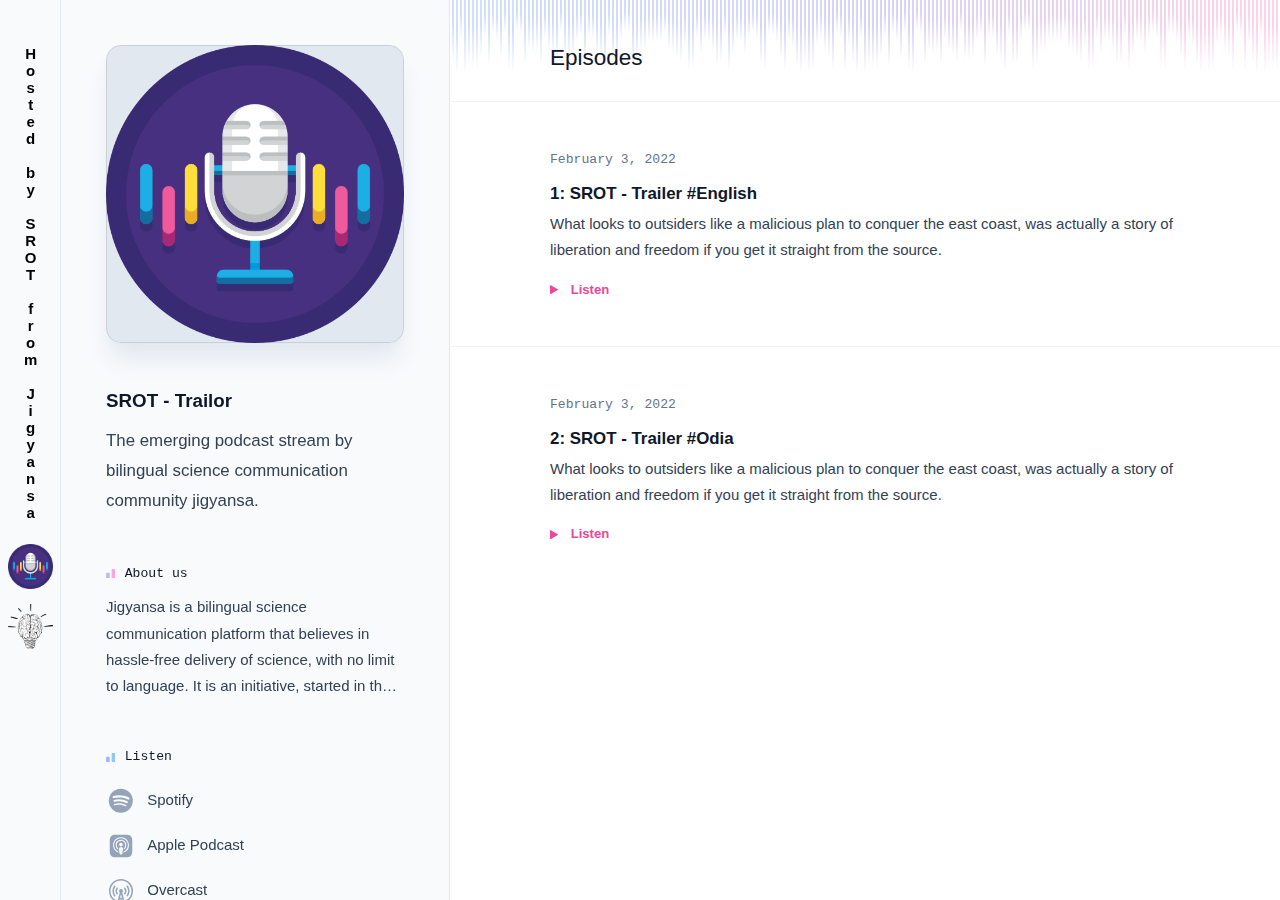
<file: index.html>
<!DOCTYPE html>
<html class="bg-white antialiased" lang="en">

<head>
    <meta charSet="utf-8" />
    <meta name="viewport" content="width=device-width" />
    <link rel="shortcut icon" href="./imges/icon.png">
    <title>SROT by Jigyansa</title>
    <meta name="description" content="SROT - The podcast stream by jigyansa.in" />
    <link rel="stylesheet" href="./css/main.css" as="style" />
    <link rel="stylesheet" href="./css/side.css" as="style" />

    <style>
        #tx {
            writing-mode: vertical-rl;
            text-orientation: upright;
            font-size: 1rem;
            font-weight: bold;
        }

        #lim {
            max-width: 45px;
        }
    </style>
</head>

<body>
    <div id="__next">
        <header
            class="bg-slate-50 lg:fixed lg:inset-y-0 lg:left-0 lg:flex lg:w-112 lg:items-start lg:overflow-y-auto xl:w-120">
            <div id="tx"
                class="hidden lg:sticky lg:top-0 lg:flex lg:w-16 lg:flex-none lg:items-center  lg:py-12 lg:text-sm lg:leading-7">
                <span class="text-slate-800">Hosted by SROT from <a href="https://jigyansa.in">Jigyansa</a></span>
                <span class="mt-6 flex gap-4 font-bold text-slate-100"> <img src="./imges/icon.png" id="lim" alt="">
                    <a href="https://jigyansa.in"><img src="./imges/jicon.png" id="lim"></a>
                </span>
            </div>
            <div class=" relative z-10 mx-auto px-4 pb-4 pt-10 sm:px-6 md:max-w-2xl md:px-4 lg:min-h-full lg:flex-auto
                        lg:border-x lg:border-slate-200 lg:py-12 lg:px-8 xl:px-12">
                <a class="relative mx-auto block w-48 overflow-hidden rounded-lg bg-slate-200 shadow-xl shadow-slate-200 sm:w-64 sm:rounded-xl lg:w-auto lg:rounded-2xl"
                    aria-label="Homepage"><img alt="" sizes="(min-width: 1024px) 20rem, (min-width: 640px) 16rem, 12rem"
                        srcSet="./imges/icon.png"
                        src="_next/poster8356.png?url=%2F_next%2Fstatic%2Fmedia%2Fposter.11292dc0.png&amp;w=3840&amp;q=75"
                        width="960" height="960" decoding="async" data-nimg="future" class="w-full" />
                    <div
                        class="absolute inset-0 rounded-lg ring-1 ring-inset ring-black/10 sm:rounded-xl lg:rounded-2xl">
                    </div>
                </a>
                <div class="mt-10 text-center lg:mt-12 lg:text-left">
                    <p class="text-xl font-bold text-slate-900">SROT - Trailor</p>
                    <p class="mt-3 text-lg font-medium leading-8 text-slate-700">The emerging podcast stream by
                        bilingual science communication community <a href="https://jigyansa.in">jigyansa.</a></p>
                </div>
                <section class="mt-12 hidden lg:block">
                    <h2 class="flex items-center font-mono text-sm font-medium leading-7 text-slate-900">
                        <svg aria-hidden="true" viewBox="0 0 10 10" class="h-2.5 w-2.5">
                            <path d="M0 5a1 1 0 0 1 1-1h2a1 1 0 0 1 1 1v4a1 1 0 0 1-1 1H1a1 1 0 0 1-1-1V5Z"
                                class="fill-violet-300"></path>
                            <path d="M6 1a1 1 0 0 1 1-1h2a1 1 0 0 1 1 1v8a1 1 0 0 1-1 1H7a1 1 0 0 1-1-1V1Z"
                                class="fill-pink-300"></path>
                        </svg>
                        <span class="ml-2.5">About us</span>
                    </h2>
                    <p class="mt-2 text-base leading-7 text-slate-700 lg:line-clamp-4">Jigyansa is a bilingual science communication platform that believes in hassle-free delivery of science, with no limit to language. It is an initiative, started in the year 2021, by the enthusiastic students of the Indian Institute of Science Education and Research (IISER), Berhampur with a vision to promote science in a way that the general public can get educated and enlightened regarding the unfiltered beauty of science in their native language itself.</p>
                </section>
                <section class="mt-10 lg:mt-12">
                    <h2
                        class="sr-only flex items-center font-mono text-sm font-medium leading-7 text-slate-900 lg:not-sr-only">
                        <svg aria-hidden="true" viewBox="0 0 10 10" class="h-2.5 w-2.5">
                            <path d="M0 5a1 1 0 0 1 1-1h2a1 1 0 0 1 1 1v4a1 1 0 0 1-1 1H1a1 1 0 0 1-1-1V5Z"
                                class="fill-indigo-300"></path>
                            <path d="M6 1a1 1 0 0 1 1-1h2a1 1 0 0 1 1 1v8a1 1 0 0 1-1 1H7a1 1 0 0 1-1-1V1Z"
                                class="fill-blue-300"></path>
                        </svg><span class="ml-2.5">Listen</span>
                    </h2>
                    <div class="h-px bg-gradient-to-r from-slate-200/0 via-slate-200 to-slate-200/0 lg:hidden">
                    </div>
                    <ul role="list"
                        class="mt-4 flex justify-center gap-10 text-base font-medium leading-7 text-slate-700 sm:gap-8 lg:flex-col lg:gap-4">
                        <li class="flex"><a class="group flex items-center" aria-label="Spotify" href=" ////  "><svg
                                    aria-hidden="true" viewBox="0 0 32 32"
                                    class="h-8 w-8 fill-slate-400 group-hover:fill-slate-600">
                                    <path
                                        d="M15.8 3a12.8 12.8 0 1 0 0 25.6 12.8 12.8 0 0 0 0-25.6Zm5.87 18.461a.8.8 0 0 1-1.097.266c-3.006-1.837-6.787-2.252-11.244-1.234a.796.796 0 1 1-.355-1.555c4.875-1.115 9.058-.635 12.432 1.427a.8.8 0 0 1 .265 1.096Zm1.565-3.485a.999.999 0 0 1-1.371.33c-3.44-2.116-8.685-2.728-12.755-1.493a1 1 0 0 1-.58-1.91c4.65-1.41 10.428-.726 14.378 1.7a1 1 0 0 1 .33 1.375l-.002-.002Zm.137-3.629c-4.127-2.45-10.933-2.675-14.871-1.478a1.196 1.196 0 1 1-.695-2.291c4.52-1.374 12.037-1.107 16.785 1.711a1.197 1.197 0 1 1-1.221 2.06">
                                    </path>
                                </svg><span class="hidden sm:ml-3 sm:block">Spotify</span></a></li>
                        <li class="flex"><a class="group flex items-center" aria-label="Apple Podcast" href="//// "><svg
                                    aria-hidden="true" viewBox="0 0 32 32"
                                    class="h-8 w-8 fill-slate-400 group-hover:fill-slate-600">
                                    <path fill-rule="evenodd" clip-rule="evenodd"
                                        d="M27.528 24.8c-.232.592-.768 1.424-1.536 2.016-.44.336-.968.664-1.688.88-.768.232-1.72.304-2.904.304H10.6c-1.184 0-2.128-.08-2.904-.304a4.99 4.99 0 0 1-1.688-.88c-.76-.584-1.304-1.424-1.536-2.016C4.008 23.608 4 22.256 4 21.4V10.6c0-.856.008-2.208.472-3.4.232-.592.768-1.424 1.536-2.016.44-.336.968-.664 1.688-.88C8.472 4.08 9.416 4 10.6 4h10.8c1.184 0 2.128.08 2.904.304a4.99 4.99 0 0 1 1.688.88c.76.584 1.304 1.424 1.536 2.016C28 8.392 28 9.752 28 10.6v10.8c0 .856-.008 2.208-.472 3.4Zm-9.471-6.312a1.069 1.069 0 0 0-.32-.688c-.36-.376-.992-.624-1.736-.624-.745 0-1.377.24-1.737.624-.183.2-.287.4-.32.688-.063.558-.024 1.036.04 1.807v.009c.065.736.184 1.72.336 2.712.112.712.2 1.096.28 1.368.136.448.625.832 1.4.832.776 0 1.273-.392 1.4-.832.08-.272.169-.656.28-1.368.152-1 .273-1.976.337-2.712.072-.776.104-1.256.04-1.816ZM16 16.375c1.088 0 1.968-.88 1.968-1.967 0-1.08-.88-1.968-1.968-1.968s-1.968.88-1.968 1.968.88 1.967 1.968 1.967Zm-.024-9.719c-4.592.016-8.352 3.744-8.416 8.336-.048 3.72 2.328 6.904 5.648 8.072.08.032.16-.04.152-.12a35.046 35.046 0 0 0-.041-.288c-.029-.192-.057-.384-.079-.576a.317.317 0 0 0-.168-.232 7.365 7.365 0 0 1-4.424-6.824c.04-4 3.304-7.256 7.296-7.288 4.088-.032 7.424 3.28 7.424 7.36 0 3.016-1.824 5.608-4.424 6.752a.272.272 0 0 0-.168.232l-.12.864c-.016.088.072.152.152.12a8.448 8.448 0 0 0 5.648-7.968c-.016-4.656-3.816-8.448-8.48-8.44Zm-5.624 8.376c.04-2.992 2.44-5.464 5.432-5.576 3.216-.128 5.88 2.456 5.872 5.64a5.661 5.661 0 0 1-2.472 4.672c-.08.056-.184-.008-.176-.096.016-.344.024-.648.008-.96 0-.104.04-.2.112-.272a4.584 4.584 0 0 0 1.448-3.336 4.574 4.574 0 0 0-4.752-4.568 4.585 4.585 0 0 0-4.392 4.448 4.574 4.574 0 0 0 1.448 3.456c.08.072.12.168.112.272-.016.32-.016.624.008.968 0 .088-.104.144-.176.096a5.65 5.65 0 0 1-2.472-4.744Z">
                                    </path>
                                </svg><span class="hidden sm:ml-3 sm:block">Apple Podcast</span></a></li>
                        <li class="flex"><a class="group flex items-center" aria-label="Overcast" href="//// "><svg
                                    aria-hidden="true" viewBox="0 0 32 32"
                                    class="h-8 w-8 fill-slate-400 group-hover:fill-slate-600">
                                    <path
                                        d="M16 28.8A12.77 12.77 0 0 1 3.2 16 12.77 12.77 0 0 1 16 3.2 12.77 12.77 0 0 1 28.8 16 12.77 12.77 0 0 1 16 28.8Zm0-5.067.96-.96-.96-3.68-.96 3.68.96.96Zm-1.226-.054-.48 1.814 1.12-1.12-.64-.694Zm2.453 0-.64.64 1.12 1.12-.48-1.76Zm.907 3.307L16 24.853l-2.133 2.133c.693.107 1.387.213 2.133.213.747 0 1.44-.053 2.134-.213ZM16 4.799C9.814 4.8 4.8 9.813 4.8 16c0 4.907 3.147 9.067 7.52 10.56l2.4-8.906c-.533-.374-.853-1.014-.853-1.707A2.14 2.14 0 0 1 16 13.813a2.14 2.14 0 0 1 2.134 2.133c0 .693-.32 1.28-.854 1.707l2.4 8.906A11.145 11.145 0 0 0 27.2 16c0-6.186-5.013-11.2-11.2-11.2Zm7.307 16.747c-.267.32-.747.427-1.12.16-.373-.267-.427-.747-.16-1.067 0 0 1.44-1.92 1.44-4.64 0-2.72-1.44-4.64-1.44-4.64-.267-.32-.213-.8.16-1.066.373-.267.853-.16 1.12.16.107.106 1.76 2.293 1.76 5.546 0 3.254-1.653 5.44-1.76 5.547Zm-3.893-2.08c-.32-.32-.267-.907.053-1.227 0 0 .8-.853.8-2.24 0-1.386-.8-2.186-.8-2.24-.32-.32-.32-.853-.053-1.226.32-.374.8-.374 1.12-.054.053.054 1.333 1.387 1.333 3.52 0 2.134-1.28 3.467-1.333 3.52-.32.32-.8.267-1.12-.053Zm-6.827 0c-.32.32-.8.373-1.12.053-.053-.106-1.333-1.386-1.333-3.52 0-2.133 1.28-3.413 1.333-3.52.32-.32.853-.32 1.12.054.32.32.267.906-.053 1.226 0 .054-.8.854-.8 2.24 0 1.387.8 2.24.8 2.24.32.32.373.854.053 1.227Zm-2.773 2.24c-.374.267-.854.16-1.12-.16-.107-.107-1.76-2.293-1.76-5.547 0-3.253 1.653-5.44 1.76-5.546.266-.32.746-.427 1.12-.16.373.266.426.746.16 1.066 0 0-1.44 1.92-1.44 4.64 0 2.72 1.44 4.64 1.44 4.64.266.32.16.8-.16 1.067Z">
                                    </path>
                                </svg><span class="hidden sm:ml-3 sm:block">Overcast</span></a></li>
                        <li class="flex"><a class="group flex items-center" aria-label="RSS Feed" href="//// "><svg
                                    aria-hidden="true" viewBox="0 0 32 32"
                                    class="h-8 w-8 fill-slate-400 group-hover:fill-slate-600">
                                    <path fill-rule="evenodd" clip-rule="evenodd"
                                        d="M8.5 4h15A4.5 4.5 0 0 1 28 8.5v15a4.5 4.5 0 0 1-4.5 4.5h-15A4.5 4.5 0 0 1 4 23.5v-15A4.5 4.5 0 0 1 8.5 4ZM13 22a3 3 0 1 1-6 0 3 3 0 0 1 6 0Zm-6-6a9 9 0 0 1 9 9h3A12 12 0 0 0 7 13v3Zm5.74-4.858A15 15 0 0 0 7 10V7a18 18 0 0 1 18 18h-3a15 15 0 0 0-9.26-13.858Z">
                                    </path>
                                </svg><span class="hidden sm:ml-3 sm:block">RSS Feed</span></a></li>
                    </ul>
                </section>
            </div>
        </header>
        <main class="border-t border-slate-200 lg:relative lg:mb-28 lg:ml-112 lg:border-t-0 xl:ml-120"><svg
                aria-hidden="true" class="absolute left-0 top-0 h-20 w-full">
                <defs>
                    <linearGradient id=":Rkm:-fade" x1="0" x2="0" y1="0" y2="1">
                        <stop offset="40%" stop-color="white"></stop>
                        <stop offset="100%" stop-color="black"></stop>
                    </linearGradient>
                    <linearGradient id=":Rkm:-gradient">
                        <stop offset="0%" stop-color="#4989E8"></stop>
                        <stop offset="50%" stop-color="#6159DA"></stop>
                        <stop offset="100%" stop-color="#FF54AD"></stop>
                    </linearGradient>
                    <mask id=":Rkm:-mask">
                        <rect width="100%" height="100%" fill="url(#:Rkm:-pattern)"></rect>
                    </mask>
                    <pattern id=":Rkm:-pattern" width="400" height="100%" patternUnits="userSpaceOnUse">
                        <rect width="2" height="83%" x="2" fill="url(#:Rkm:-fade)"></rect>
                        <rect width="2" height="99%" x="6" fill="url(#:Rkm:-fade)"></rect>
                        <rect width="2" height="52%" x="10" fill="url(#:Rkm:-fade)"></rect>
                        <rect width="2" height="99%" x="14" fill="url(#:Rkm:-fade)"></rect>
                        <rect width="2" height="86%" x="18" fill="url(#:Rkm:-fade)"></rect>
                        <rect width="2" height="91%" x="22" fill="url(#:Rkm:-fade)"></rect>
                        <rect width="2" height="92%" x="26" fill="url(#:Rkm:-fade)"></rect>
                        <rect width="2" height="75%" x="30" fill="url(#:Rkm:-fade)"></rect>
                        <rect width="2" height="51%" x="34" fill="url(#:Rkm:-fade)"></rect>
                        <rect width="2" height="88%" x="38" fill="url(#:Rkm:-fade)"></rect>
                        <rect width="2" height="45%" x="42" fill="url(#:Rkm:-fade)"></rect>
                        <rect width="2" height="56%" x="46" fill="url(#:Rkm:-fade)"></rect>
                        <rect width="2" height="80%" x="50" fill="url(#:Rkm:-fade)"></rect>
                        <rect width="2" height="44%" x="54" fill="url(#:Rkm:-fade)"></rect>
                        <rect width="2" height="93%" x="58" fill="url(#:Rkm:-fade)"></rect>
                        <rect width="2" height="98%" x="62" fill="url(#:Rkm:-fade)"></rect>
                        <rect width="2" height="41%" x="66" fill="url(#:Rkm:-fade)"></rect>
                        <rect width="2" height="47%" x="70" fill="url(#:Rkm:-fade)"></rect>
                        <rect width="2" height="87%" x="74" fill="url(#:Rkm:-fade)"></rect>
                        <rect width="2" height="67%" x="78" fill="url(#:Rkm:-fade)"></rect>
                        <rect width="2" height="73%" x="82" fill="url(#:Rkm:-fade)"></rect>
                        <rect width="2" height="69%" x="86" fill="url(#:Rkm:-fade)"></rect>
                        <rect width="2" height="88%" x="90" fill="url(#:Rkm:-fade)"></rect>
                        <rect width="2" height="53%" x="94" fill="url(#:Rkm:-fade)"></rect>
                        <rect width="2" height="69%" x="98" fill="url(#:Rkm:-fade)"></rect>
                        <rect width="2" height="75%" x="102" fill="url(#:Rkm:-fade)"></rect>
                        <rect width="2" height="86%" x="106" fill="url(#:Rkm:-fade)"></rect>
                        <rect width="2" height="43%" x="110" fill="url(#:Rkm:-fade)"></rect>
                        <rect width="2" height="80%" x="114" fill="url(#:Rkm:-fade)"></rect>
                        <rect width="2" height="81%" x="118" fill="url(#:Rkm:-fade)"></rect>
                        <rect width="2" height="78%" x="122" fill="url(#:Rkm:-fade)"></rect>
                        <rect width="2" height="56%" x="126" fill="url(#:Rkm:-fade)"></rect>
                        <rect width="2" height="47%" x="130" fill="url(#:Rkm:-fade)"></rect>
                        <rect width="2" height="90%" x="134" fill="url(#:Rkm:-fade)"></rect>
                        <rect width="2" height="50%" x="138" fill="url(#:Rkm:-fade)"></rect>
                        <rect width="2" height="52%" x="142" fill="url(#:Rkm:-fade)"></rect>
                        <rect width="2" height="77%" x="146" fill="url(#:Rkm:-fade)"></rect>
                        <rect width="2" height="81%" x="150" fill="url(#:Rkm:-fade)"></rect>
                        <rect width="2" height="98%" x="154" fill="url(#:Rkm:-fade)"></rect>
                        <rect width="2" height="48%" x="158" fill="url(#:Rkm:-fade)"></rect>
                        <rect width="2" height="87%" x="162" fill="url(#:Rkm:-fade)"></rect>
                        <rect width="2" height="87%" x="166" fill="url(#:Rkm:-fade)"></rect>
                        <rect width="2" height="55%" x="170" fill="url(#:Rkm:-fade)"></rect>
                        <rect width="2" height="41%" x="174" fill="url(#:Rkm:-fade)"></rect>
                        <rect width="2" height="42%" x="178" fill="url(#:Rkm:-fade)"></rect>
                        <rect width="2" height="93%" x="182" fill="url(#:Rkm:-fade)"></rect>
                        <rect width="2" height="84%" x="186" fill="url(#:Rkm:-fade)"></rect>
                        <rect width="2" height="67%" x="190" fill="url(#:Rkm:-fade)"></rect>
                        <rect width="2" height="68%" x="194" fill="url(#:Rkm:-fade)"></rect>
                        <rect width="2" height="55%" x="198" fill="url(#:Rkm:-fade)"></rect>
                        <rect width="2" height="57%" x="202" fill="url(#:Rkm:-fade)"></rect>
                        <rect width="2" height="56%" x="206" fill="url(#:Rkm:-fade)"></rect>
                        <rect width="2" height="55%" x="210" fill="url(#:Rkm:-fade)"></rect>
                        <rect width="2" height="46%" x="214" fill="url(#:Rkm:-fade)"></rect>
                        <rect width="2" height="67%" x="218" fill="url(#:Rkm:-fade)"></rect>
                        <rect width="2" height="69%" x="222" fill="url(#:Rkm:-fade)"></rect>
                        <rect width="2" height="79%" x="226" fill="url(#:Rkm:-fade)"></rect>
                        <rect width="2" height="84%" x="230" fill="url(#:Rkm:-fade)"></rect>
                        <rect width="2" height="63%" x="234" fill="url(#:Rkm:-fade)"></rect>
                        <rect width="2" height="94%" x="238" fill="url(#:Rkm:-fade)"></rect>
                        <rect width="2" height="90%" x="242" fill="url(#:Rkm:-fade)"></rect>
                        <rect width="2" height="51%" x="246" fill="url(#:Rkm:-fade)"></rect>
                        <rect width="2" height="73%" x="250" fill="url(#:Rkm:-fade)"></rect>
                        <rect width="2" height="55%" x="254" fill="url(#:Rkm:-fade)"></rect>
                        <rect width="2" height="57%" x="258" fill="url(#:Rkm:-fade)"></rect>
                        <rect width="2" height="69%" x="262" fill="url(#:Rkm:-fade)"></rect>
                        <rect width="2" height="88%" x="266" fill="url(#:Rkm:-fade)"></rect>
                        <rect width="2" height="84%" x="270" fill="url(#:Rkm:-fade)"></rect>
                        <rect width="2" height="49%" x="274" fill="url(#:Rkm:-fade)"></rect>
                        <rect width="2" height="95%" x="278" fill="url(#:Rkm:-fade)"></rect>
                        <rect width="2" height="73%" x="282" fill="url(#:Rkm:-fade)"></rect>
                        <rect width="2" height="54%" x="286" fill="url(#:Rkm:-fade)"></rect>
                        <rect width="2" height="57%" x="290" fill="url(#:Rkm:-fade)"></rect>
                        <rect width="2" height="72%" x="294" fill="url(#:Rkm:-fade)"></rect>
                        <rect width="2" height="51%" x="298" fill="url(#:Rkm:-fade)"></rect>
                        <rect width="2" height="44%" x="302" fill="url(#:Rkm:-fade)"></rect>
                        <rect width="2" height="52%" x="306" fill="url(#:Rkm:-fade)"></rect>
                        <rect width="2" height="87%" x="310" fill="url(#:Rkm:-fade)"></rect>
                        <rect width="2" height="93%" x="314" fill="url(#:Rkm:-fade)"></rect>
                        <rect width="2" height="46%" x="318" fill="url(#:Rkm:-fade)"></rect>
                        <rect width="2" height="47%" x="322" fill="url(#:Rkm:-fade)"></rect>
                        <rect width="2" height="57%" x="326" fill="url(#:Rkm:-fade)"></rect>
                        <rect width="2" height="79%" x="330" fill="url(#:Rkm:-fade)"></rect>
                        <rect width="2" height="95%" x="334" fill="url(#:Rkm:-fade)"></rect>
                        <rect width="2" height="54%" x="338" fill="url(#:Rkm:-fade)"></rect>
                        <rect width="2" height="65%" x="342" fill="url(#:Rkm:-fade)"></rect>
                        <rect width="2" height="90%" x="346" fill="url(#:Rkm:-fade)"></rect>
                        <rect width="2" height="99%" x="350" fill="url(#:Rkm:-fade)"></rect>
                        <rect width="2" height="82%" x="354" fill="url(#:Rkm:-fade)"></rect>
                        <rect width="2" height="98%" x="358" fill="url(#:Rkm:-fade)"></rect>
                        <rect width="2" height="93%" x="362" fill="url(#:Rkm:-fade)"></rect>
                        <rect width="2" height="60%" x="366" fill="url(#:Rkm:-fade)"></rect>
                        <rect width="2" height="50%" x="370" fill="url(#:Rkm:-fade)"></rect>
                        <rect width="2" height="69%" x="374" fill="url(#:Rkm:-fade)"></rect>
                        <rect width="2" height="77%" x="378" fill="url(#:Rkm:-fade)"></rect>
                        <rect width="2" height="93%" x="382" fill="url(#:Rkm:-fade)"></rect>
                        <rect width="2" height="44%" x="386" fill="url(#:Rkm:-fade)"></rect>
                        <rect width="2" height="51%" x="390" fill="url(#:Rkm:-fade)"></rect>
                        <rect width="2" height="96%" x="394" fill="url(#:Rkm:-fade)"></rect>
                        <rect width="2" height="60%" x="398" fill="url(#:Rkm:-fade)"></rect>
                    </pattern>
                </defs>
                <rect width="100%" height="100%" fill="url(#:Rkm:-gradient)" mask="url(#:Rkm:-mask)" opacity="0.25">
                </rect>
            </svg>
            <div class="relative">
                <div class="pt-16 pb-12 sm:pb-4 lg:pt-12">
                    <div class="lg:px-8">
                        <div class="lg:max-w-4xl">
                            <div class="mx-auto px-4 sm:px-6 md:max-w-2xl md:px-4 lg:px-0">
                                <h1 class="text-2xl leading-7 text-slate-900">Episodes</h1>
                            </div>
                        </div>
                    </div>
                    <div class="divide-y divide-slate-100 sm:mt-4 lg:mt-8 lg:border-t lg:border-slate-100">
                        <article aria-labelledby="episode-2-title" class="py-10 sm:py-12">
                            <div class="lg:px-8">
                                <div class="lg:max-w-4xl">
                                    <div class="mx-auto px-4 sm:px-6 md:max-w-2xl md:px-4 lg:px-0">
                                        <div class="flex flex-col items-start">
                                            <h2 id="episode-2-title" class="mt-2 text-lg font-bold text-slate-900"><a
                                                    href="./1.html">1: SROT - Trailer #English</a></h2><time
                                                dateTime="2022-02-03T00:00:00.000Z"
                                                class="order-first font-mono text-sm leading-7 text-slate-500">February
                                                3, 2022</time>
                                            <p class="mt-1 text-base leading-7 text-slate-700">What looks to outsiders
                                                like a malicious plan to conquer the east coast, was actually a story of
                                                liberation and freedom if you get it straight from the source.</p>
                                            <div class="mt-4 flex items-center gap-4"><button type="button"
                                                    class="flex items-center text-sm font-bold leading-6 text-pink-500 hover:text-pink-700 active:text-pink-900"
                                                    aria-label="Play episode 2: Hank Scorpio">
                                                    <svg aria-hidden="true" viewBox="0 0 10 10" fill="none"
                                                        class="h-2.5 w-2.5 fill-current">
                                                        <path
                                                            d="M8.25 4.567a.5.5 0 0 1 0 .866l-7.5 4.33A.5.5 0 0 1 0 9.33V.67A.5.5 0 0 1 .75.237l7.5 4.33Z">
                                                        </path>
                                                    </svg>
                                                    <span class="ml-3" aria-hidden="true"> <a
                                                            class="flex items-center text-sm font-bold leading-6 text-pink-500 hover:text-pink-700 active:text-pink-900"
                                                            aria-label="Show notes for episode 2: Hank Scorpio"
                                                            href="./1.html">Listen</a></span>
                                                </button>
                                                <span aria-hidden="true"
                                                    class="text-sm font-bold text-slate-400"></span>
                                            </div>
                                        </div>
                                    </div>
                                </div>
                            </div>
                        </article>
                        <hr>
                    </div>
                    <article aria-labelledby="episode-2-title" class="py-10 sm:py-12">
                        <div class="lg:px-8">
                            <div class="lg:max-w-4xl">
                                <div class="mx-auto px-4 sm:px-6 md:max-w-2xl md:px-4 lg:px-0">
                                    <div class="flex flex-col items-start">
                                        <h2 id="episode-2-title" class="mt-2 text-lg font-bold text-slate-900"><a
                                                href="./1.html">2: SROT - Trailer #Odia</a></h2><time dateTime="2022-02-03T00:00:00.000Z"
                                            class="order-first font-mono text-sm leading-7 text-slate-500">February
                                            3, 2022</time>
                                        <p class="mt-1 text-base leading-7 text-slate-700">What looks to outsiders
                                            like a malicious plan to conquer the east coast, was actually a story of
                                            liberation and freedom if you get it straight from the source.</p>
                                        <div class="mt-4 flex items-center gap-4"><button type="button"
                                                class="flex items-center text-sm font-bold leading-6 text-pink-500 hover:text-pink-700 active:text-pink-900"
                                                aria-label="Play episode 2: Hank Scorpio">
                                                <svg aria-hidden="true" viewBox="0 0 10 10" fill="none"
                                                    class="h-2.5 w-2.5 fill-current">
                                                    <path
                                                        d="M8.25 4.567a.5.5 0 0 1 0 .866l-7.5 4.33A.5.5 0 0 1 0 9.33V.67A.5.5 0 0 1 .75.237l7.5 4.33Z">
                                                    </path>
                                                </svg>
                                                <span class="ml-3" aria-hidden="true"> <a
                                                        class="flex items-center text-sm font-bold leading-6 text-pink-500 hover:text-pink-700 active:text-pink-900"
                                                        aria-label="Show notes for episode 2: Hank Scorpio"
                                                        href="./1.html">Listen</a></span>
                                            </button>
                                            <span aria-hidden="true" class="text-sm font-bold text-slate-400"></span>
                                        </div>
                                    </div>
                                </div>
                            </div>
                        </div>
                    </article>
                </div>
            </div>
    </div>
    </main>
</body>

</html>
</file>
<file: css/side.css>
@charset "UTF-8";

html,
body {
    font-family: "Raleway",
        sans-serif;
    font-size: 15px;
    line-height: 1.5
}

/* x  */
body::-webkit-scrollbar {
    width: 7px;
}

body::-webkit-scrollbar-track {
    background-color: rgba(255, 255, 255, 0.152);
    border-radius: 7px;
}

body::-webkit-scrollbar-thumb {
    background-color: #444;
    border-radius: 7px;
}

/* x  */
.pimg {
    width: 220px;
}

.title {
    margin-top: -50px;
    margin-bottom: 90px;
}

.title h3 {
    font-size: 35px;
}

.team-one {
    padding-top: 120px;
    padding-bottom: 90px;
    position: relative;
}

[class*=bg-shape-] {
    position: absolute;
}

.shape {
    top: 35px;
    left: 0;
}

.team-one .container {
    position: relative;
}

.single {
    margin-bottom: 30px;
    border-radius: 5px;
    box-shadow: 0px 10px 60px 0px rgba(46, 61, 98, 0.1);
    text-align: center;
    position: relative;
    padding-bottom: 60px;
    padding-top: 57px;
    transform: scaleY(1);
    transform-origin: top;
    transition: transform 500ms ease;
}

.single:hover {
    transform: scaleY(1.20);
}

.inner {
    transform-origin: top;
    transition: transform 500ms ease;
    transform: scaleY(1);
}

.single:hover .inner {
    transform: scaleY(.8);
}

.image {
    width: 220px;
    height: 220px;
    margin-left: auto;
    margin-right: auto;
    border-radius: 50%;
    overflow: hidden;
    border: 15px solid #fff;
    transition: all 500ms ease;
}

.single:hover .image {
    border: 5px solid white;
}

.single h3 {
    margin: 0;
    font-size: 22px;
    font-weight: bold;
    color: #252c4b;
    line-height: 1em;
    transition: all 500ms ease;
}

.single p {
    color: #737789;
    margin: 0;
    line-height: 1em;
    font-size: 12px;
    margin-top: 12px;
    margin-bottom: 44px;
    transition: all 500ms ease;
}

.single:hover p,
.single:hover h3 {
    color: #fff;
}

.social {
    position: absolute;
    bottom: -70px;
    left: 50%;
    transform: translateX(-50%);
    display: flex;
    align-items: center;
    justify-content: center;
    z-index: 11;
    visibility: hidden;
    opacity: 0;
    transition: all 500ms ease;
}

.single:hover .social {
    opacity: 1;
    visibility: visible;
}

.social>a {
    width: 44px;
    height: 44px;
    border-radius: 50%;
    display: flex;
    justify-content: center;
    align-items: center;
    text-align: center;
    background-color: #fff;
    opacity: 0.3;
    transition: all 500ms ease;
}

.social>a i {
    color: #737789;
    transition: all 500ms ease;
    font-size: 16px;
    border: 2px solid white deepskyblue;
}

.social>a:hover {
    opacity: 1;
}

.social>a:hover i {
    color: #fd632f;
}

.social a+a {
    margin-left: 10px;
}

.circle::before {
    position: absolute;
    top: 0;
    right: 0;
    width: 153px;
    height: 117px;
    content: '';
    background-image: url(./../circle1.png);
    transform: perspective(200px) scaleX(0) scaleY(0);
    transition: transform 500ms ease, opacity 500ms ease;
    opacity: 0;
    transform-origin: right top;
}

.circle::after {
    position: absolute;
    bottom: 0;
    left: 0;
    width: 140px;
    height: 156px;
    content: '';
    background-image: url(./../circle2.png);
    transform: perspective(150px) scaleX(0) scaleY(0);
    transition: transform 500ms ease, opacity 500ms ease;
    opacity: 0;
    transform-origin: left bottom;
}

.single:hover .circle::before,
.single:hover .circle::after {
    opacity: 0.3;
    transform: perspective(200px) scaleX(1) scaleY(.8);
}

.single::before {
    content: '';
    border-radius: 5px;
    background-image: linear-gradient(90deg, #ed3b4b 0%, #ff736d 100%);
    position: absolute;
    top: 0;
    left: 0;
    right: 0;
    bottom: 0;
    transform: scale(1, 0);
    transform-origin: bottom;
    transition: transform 500ms ease;
}

.single:hover::before {
    transform: scale(1, 1);
    transform-origin: top;
}

.inner {
    position: relative;
}

a:hover {
    text-decoration: none;
}

.cap {
    text-transform: capitalize;
}

body {
    animation: fadeInAnimation ease 1.2s;
    animation-iteration-count: 1;
    animation-fill-mode: forwards;
}

@keyframes fadeInAnimation {
    0% {
        opacity: 0;
    }

    100% {
        opacity: 1;
    }
}

#forbut {
    /* border: solid black 1px; */
    border-radius: 10px;
    text-align: center;
    background-image: grey;
    box-shadow: 0px 10px 60px 0px rgba(0, 0, 0, 0.5);
}

#forbut {
    border: none;
    display: inline-block;
    padding: 8px 16px;
    vertical-align: middle;
    overflow: hidden;
    text-decoration: none;
    color: inherit;
    background-color: inherit;
    text-align: center;
    cursor: pointer;
    white-space: nowrap
}

.fome {
    color: black;
    /* font-size: 1.4rem; */
    font-size: 22px;
    font-weight: bold;
}

/* by Rudra  */
.core::before {
    content: '';
    border-radius: 5px;
    background-image: linear-gradient(90deg, #f04393 0%, #f9c449 100%);
    position: absolute;
    top: 0;
    left: 0;
    right: 0;
    bottom: 0;
    transform: scale(1, 0);
    transform-origin: bottom;
    transition: transform 500ms ease;
}

.board::before {
    content: '';
    border-radius: 5px;
    background-image: linear-gradient(90deg, #f7cb6b 0%, #fba980 100%);
    position: absolute;
    top: 0;
    left: 0;
    right: 0;
    bottom: 0;
    transform: scale(1, 0);
    transform-origin: bottom;
    transition: transform 500ms ease;
}

.herobtn {
    display: inline-flex;
    text-decoration: none;
    color: #fff;
    border: 1.5px solid #f44336;
    background: transparent;
    position: relative;
    cursor: pointer;
    border-radius: 10px;
}

.herobtn:hover {
    border: 1px solid #f44336;
    background: #f44336;
    transition: 0.5s;
}

.btn {
    font-size: 25px;
    font-weight: 450;
}
</file>
<file: css/main.css>
/*
! tailwindcss v3.1.4 | MIT License | https://tailwindcss.com
*/
*,
:after,
:before {
    box-sizing: border-box;
    border: 0 solid #e5e7eb
}

:after,
:before {
    --tw-content: ""
}

html {
    line-height: 1.5;
    -webkit-text-size-adjust: 100%;
    -moz-tab-size: 4;
    -o-tab-size: 4;
    tab-size: 4;
    font-family: Satoshi, ui-sans-serif, system-ui, -apple-system, BlinkMacSystemFont, Segoe UI, Roboto, Helvetica Neue, Arial, Noto Sans, sans-serif, Apple Color Emoji, Segoe UI Emoji, Segoe UI Symbol, Noto Color Emoji
}

body {
    margin: 0;
    line-height: inherit
}

hr {
    height: 0;
    color: inherit;
    border-top-width: 1px
}

abbr:where([title]) {
    -webkit-text-decoration: underline dotted;
    text-decoration: underline dotted
}

h1,
h2,
h3,
h4,
h5,
h6 {
    font-size: inherit;
    font-weight: inherit
}

a {
    color: inherit;
    text-decoration: inherit
}

b,
strong {
    font-weight: bolder
}

code,
kbd,
pre,
samp {
    font-family: ui-monospace, SFMono-Regular, Menlo, Monaco, Consolas, Liberation Mono, Courier New, monospace;
    font-size: 1em
}

small {
    font-size: 80%
}

sub,
sup {
    font-size: 75%;
    line-height: 0;
    position: relative;
    vertical-align: baseline
}

sub {
    bottom: -.25em
}

sup {
    top: -.5em
}

table {
    text-indent: 0;
    border-color: inherit;
    border-collapse: collapse
}

button,
input,
optgroup,
select,
textarea {
    font-family: inherit;
    font-size: 100%;
    font-weight: inherit;
    line-height: inherit;
    color: inherit;
    margin: 0;
    padding: 0
}

button,
select {
    text-transform: none
}

[type=button],
[type=reset],
[type=submit],
button {
    -webkit-appearance: button;
    background-color: transparent;
    background-image: none
}

:-moz-focusring {
    outline: auto
}

:-moz-ui-invalid {
    box-shadow: none
}

progress {
    vertical-align: baseline
}

::-webkit-inner-spin-button,
::-webkit-outer-spin-button {
    height: auto
}

[type=search] {
    -webkit-appearance: textfield;
    outline-offset: -2px
}

::-webkit-search-decoration {
    -webkit-appearance: none
}

::-webkit-file-upload-button {
    -webkit-appearance: button;
    font: inherit
}

summary {
    display: list-item
}

blockquote,
dd,
dl,
figure,
h1,
h2,
h3,
h4,
h5,
h6,
hr,
p,
pre {
    margin: 0
}

fieldset {
    margin: 0
}

fieldset,
legend {
    padding: 0
}

menu,
ol,
ul {
    list-style: none;
    margin: 0;
    padding: 0
}

textarea {
    resize: vertical
}

input::-moz-placeholder,
textarea::-moz-placeholder {
    opacity: 1;
    color: #9ca3af
}

input::placeholder,
textarea::placeholder {
    opacity: 1;
    color: #9ca3af
}

[role=button],
button {
    cursor: pointer
}

:disabled {
    cursor: default
}

audio,
canvas,
embed,
iframe,
img,
object,
svg,
video {
    display: block;
    vertical-align: middle
}

img,
video {
    max-width: 100%;
    height: auto
}

*,
:after,
:before {
    --tw-border-spacing-x: 0;
    --tw-border-spacing-y: 0;
    --tw-translate-x: 0;
    --tw-translate-y: 0;
    --tw-rotate: 0;
    --tw-skew-x: 0;
    --tw-skew-y: 0;
    --tw-scale-x: 1;
    --tw-scale-y: 1;
    --tw-pan-x: ;
    --tw-pan-y: ;
    --tw-pinch-zoom: ;
    --tw-scroll-snap-strictness: proximity;
    --tw-ordinal: ;
    --tw-slashed-zero: ;
    --tw-numeric-figure: ;
    --tw-numeric-spacing: ;
    --tw-numeric-fraction: ;
    --tw-ring-inset: ;
    --tw-ring-offset-width: 0px;
    --tw-ring-offset-color: #fff;
    --tw-ring-color: rgba(59, 130, 246, .5);
    --tw-ring-offset-shadow: 0 0 #0000;
    --tw-ring-shadow: 0 0 #0000;
    --tw-shadow: 0 0 #0000;
    --tw-shadow-colored: 0 0 #0000;
    --tw-blur: ;
    --tw-brightness: ;
    --tw-contrast: ;
    --tw-grayscale: ;
    --tw-hue-rotate: ;
    --tw-invert: ;
    --tw-saturate: ;
    --tw-sepia: ;
    --tw-drop-shadow: ;
    --tw-backdrop-blur: ;
    --tw-backdrop-brightness: ;
    --tw-backdrop-contrast: ;
    --tw-backdrop-grayscale: ;
    --tw-backdrop-hue-rotate: ;
    --tw-backdrop-invert: ;
    --tw-backdrop-opacity: ;
    --tw-backdrop-saturate: ;
    --tw-backdrop-sepia:
}

::-webkit-backdrop {
    --tw-border-spacing-x: 0;
    --tw-border-spacing-y: 0;
    --tw-translate-x: 0;
    --tw-translate-y: 0;
    --tw-rotate: 0;
    --tw-skew-x: 0;
    --tw-skew-y: 0;
    --tw-scale-x: 1;
    --tw-scale-y: 1;
    --tw-pan-x: ;
    --tw-pan-y: ;
    --tw-pinch-zoom: ;
    --tw-scroll-snap-strictness: proximity;
    --tw-ordinal: ;
    --tw-slashed-zero: ;
    --tw-numeric-figure: ;
    --tw-numeric-spacing: ;
    --tw-numeric-fraction: ;
    --tw-ring-inset: ;
    --tw-ring-offset-width: 0px;
    --tw-ring-offset-color: #fff;
    --tw-ring-color: rgba(59, 130, 246, .5);
    --tw-ring-offset-shadow: 0 0 #0000;
    --tw-ring-shadow: 0 0 #0000;
    --tw-shadow: 0 0 #0000;
    --tw-shadow-colored: 0 0 #0000;
    --tw-blur: ;
    --tw-brightness: ;
    --tw-contrast: ;
    --tw-grayscale: ;
    --tw-hue-rotate: ;
    --tw-invert: ;
    --tw-saturate: ;
    --tw-sepia: ;
    --tw-drop-shadow: ;
    --tw-backdrop-blur: ;
    --tw-backdrop-brightness: ;
    --tw-backdrop-contrast: ;
    --tw-backdrop-grayscale: ;
    --tw-backdrop-hue-rotate: ;
    --tw-backdrop-invert: ;
    --tw-backdrop-opacity: ;
    --tw-backdrop-saturate: ;
    --tw-backdrop-sepia:
}

::backdrop {
    --tw-border-spacing-x: 0;
    --tw-border-spacing-y: 0;
    --tw-translate-x: 0;
    --tw-translate-y: 0;
    --tw-rotate: 0;
    --tw-skew-x: 0;
    --tw-skew-y: 0;
    --tw-scale-x: 1;
    --tw-scale-y: 1;
    --tw-pan-x: ;
    --tw-pan-y: ;
    --tw-pinch-zoom: ;
    --tw-scroll-snap-strictness: proximity;
    --tw-ordinal: ;
    --tw-slashed-zero: ;
    --tw-numeric-figure: ;
    --tw-numeric-spacing: ;
    --tw-numeric-fraction: ;
    --tw-ring-inset: ;
    --tw-ring-offset-width: 0px;
    --tw-ring-offset-color: #fff;
    --tw-ring-color: rgba(59, 130, 246, .5);
    --tw-ring-offset-shadow: 0 0 #0000;
    --tw-ring-shadow: 0 0 #0000;
    --tw-shadow: 0 0 #0000;
    --tw-shadow-colored: 0 0 #0000;
    --tw-blur: ;
    --tw-brightness: ;
    --tw-contrast: ;
    --tw-grayscale: ;
    --tw-hue-rotate: ;
    --tw-invert: ;
    --tw-saturate: ;
    --tw-sepia: ;
    --tw-drop-shadow: ;
    --tw-backdrop-blur: ;
    --tw-backdrop-brightness: ;
    --tw-backdrop-contrast: ;
    --tw-backdrop-grayscale: ;
    --tw-backdrop-hue-rotate: ;
    --tw-backdrop-invert: ;
    --tw-backdrop-opacity: ;
    --tw-backdrop-saturate: ;
    --tw-backdrop-sepia:
}

.prose {
    color: var(--tw-prose-body);
    max-width: 65ch
}

.prose :where([class~=lead]):not(:where([class~=not-prose] *)) {
    color: var(--tw-prose-lead);
    font-size: 1.25em;
    line-height: 1.6;
    margin-top: 1.2em;
    margin-bottom: 1.2em
}

.prose :where(a):not(:where([class~=not-prose] *)) {
    color: var(--tw-prose-links);
    text-decoration: underline;
    font-weight: 500
}

.prose :where(strong):not(:where([class~=not-prose] *)) {
    color: var(--tw-prose-bold);
    font-weight: 600
}

.prose :where(ol):not(:where([class~=not-prose] *)) {
    list-style-type: decimal;
    padding-left: 1.625em
}

.prose :where(ol[type=A]):not(:where([class~=not-prose] *)) {
    list-style-type: upper-alpha
}

.prose :where(ol[type=a]):not(:where([class~=not-prose] *)) {
    list-style-type: lower-alpha
}

.prose :where(ol[type=A s]):not(:where([class~=not-prose] *)) {
    list-style-type: upper-alpha
}

.prose :where(ol[type=a s]):not(:where([class~=not-prose] *)) {
    list-style-type: lower-alpha
}

.prose :where(ol[type=I]):not(:where([class~=not-prose] *)) {
    list-style-type: upper-roman
}

.prose :where(ol[type=i]):not(:where([class~=not-prose] *)) {
    list-style-type: lower-roman
}

.prose :where(ol[type=I s]):not(:where([class~=not-prose] *)) {
    list-style-type: upper-roman
}

.prose :where(ol[type=i s]):not(:where([class~=not-prose] *)) {
    list-style-type: lower-roman
}

.prose :where(ol[type="1"]):not(:where([class~=not-prose] *)) {
    list-style-type: decimal
}

.prose :where(ul):not(:where([class~=not-prose] *)) {
    list-style-type: disc;
    padding-left: 1.625em
}

.prose :where(ol>li):not(:where([class~=not-prose] *))::marker {
    font-weight: 400;
    color: var(--tw-prose-counters)
}

.prose :where(ul>li):not(:where([class~=not-prose] *))::marker {
    color: var(--tw-prose-bullets)
}

.prose :where(hr):not(:where([class~=not-prose] *)) {
    border-color: var(--tw-prose-hr);
    border-top-width: 1px;
    margin-top: 3em;
    margin-bottom: 3em
}

.prose :where(blockquote):not(:where([class~=not-prose] *)) {
    font-weight: 500;
    font-style: italic;
    color: var(--tw-prose-quotes);
    border-left-width: .25rem;
    border-left-color: var(--tw-prose-quote-borders);
    quotes: "\201C" "\201D" "\2018" "\2019";
    margin-top: 1.6em;
    margin-bottom: 1.6em;
    padding-left: 1em
}

.prose :where(blockquote p:first-of-type):not(:where([class~=not-prose] *)):before {
    content: open-quote
}

.prose :where(blockquote p:last-of-type):not(:where([class~=not-prose] *)):after {
    content: close-quote
}

.prose :where(h1):not(:where([class~=not-prose] *)) {
    color: var(--tw-prose-headings);
    font-weight: 800;
    font-size: 2.25em;
    margin-top: 0;
    margin-bottom: .8888889em;
    line-height: 1.1111111
}

.prose :where(h1 strong):not(:where([class~=not-prose] *)) {
    font-weight: 900
}

.prose :where(h2):not(:where([class~=not-prose] *)) {
    color: var(--tw-prose-headings);
    font-weight: 700;
    font-size: 1.5em;
    margin-top: 2em;
    margin-bottom: 1em;
    line-height: 1.3333333
}

.prose :where(h2 strong):not(:where([class~=not-prose] *)) {
    font-weight: 800
}

.prose :where(h3):not(:where([class~=not-prose] *)) {
    color: var(--tw-prose-headings);
    font-weight: 600;
    font-size: 1.25em;
    margin-top: 1.6em;
    margin-bottom: .6em;
    line-height: 1.6
}

.prose :where(h3 strong):not(:where([class~=not-prose] *)) {
    font-weight: 700
}

.prose :where(h4):not(:where([class~=not-prose] *)) {
    color: var(--tw-prose-headings);
    font-weight: 600;
    margin-top: 1.5em;
    margin-bottom: .5em;
    line-height: 1.5
}

.prose :where(h4 strong):not(:where([class~=not-prose] *)) {
    font-weight: 700
}

.prose :where(figure>*):not(:where([class~=not-prose] *)) {
    margin-top: 0;
    margin-bottom: 0
}

.prose :where(figcaption):not(:where([class~=not-prose] *)) {
    color: var(--tw-prose-captions);
    font-size: .875em;
    line-height: 1.4285714;
    margin-top: .8571429em
}

.prose :where(code):not(:where([class~=not-prose] *)) {
    color: var(--tw-prose-code);
    font-weight: 600;
    font-size: .875em
}

.prose :where(code):not(:where([class~=not-prose] *)):before {
    content: "`"
}

.prose :where(code):not(:where([class~=not-prose] *)):after {
    content: "`"
}

.prose :where(a code):not(:where([class~=not-prose] *)) {
    color: var(--tw-prose-links)
}

.prose :where(pre):not(:where([class~=not-prose] *)) {
    color: var(--tw-prose-pre-code);
    background-color: var(--tw-prose-pre-bg);
    overflow-x: auto;
    font-weight: 400;
    font-size: .875em;
    line-height: 1.7142857;
    margin-top: 1.7142857em;
    margin-bottom: 1.7142857em;
    border-radius: .375rem;
    padding: .8571429em 1.1428571em
}

.prose :where(pre code):not(:where([class~=not-prose] *)) {
    background-color: transparent;
    border-width: 0;
    border-radius: 0;
    padding: 0;
    font-weight: inherit;
    color: inherit;
    font-size: inherit;
    font-family: inherit;
    line-height: inherit
}

.prose :where(pre code):not(:where([class~=not-prose] *)):before {
    content: none
}

.prose :where(pre code):not(:where([class~=not-prose] *)):after {
    content: none
}

.prose :where(table):not(:where([class~=not-prose] *)) {
    width: 100%;
    table-layout: auto;
    text-align: left;
    margin-top: 2em;
    margin-bottom: 2em;
    font-size: .875em;
    line-height: 1.7142857
}

.prose :where(thead):not(:where([class~=not-prose] *)) {
    border-bottom-width: 1px;
    border-bottom-color: var(--tw-prose-th-borders)
}

.prose :where(thead th):not(:where([class~=not-prose] *)) {
    color: var(--tw-prose-headings);
    font-weight: 600;
    vertical-align: bottom;
    padding-right: .5714286em;
    padding-bottom: .5714286em;
    padding-left: .5714286em
}

.prose :where(tbody tr):not(:where([class~=not-prose] *)) {
    border-bottom-width: 1px;
    border-bottom-color: var(--tw-prose-td-borders)
}

.prose :where(tbody tr:last-child):not(:where([class~=not-prose] *)) {
    border-bottom-width: 0
}

.prose :where(tbody td):not(:where([class~=not-prose] *)) {
    vertical-align: baseline;
    padding: .5714286em
}

.prose {
    --tw-prose-body: #374151;
    --tw-prose-headings: #111827;
    --tw-prose-lead: #4b5563;
    --tw-prose-links: #111827;
    --tw-prose-bold: #111827;
    --tw-prose-counters: #6b7280;
    --tw-prose-bullets: #d1d5db;
    --tw-prose-hr: #e5e7eb;
    --tw-prose-quotes: #111827;
    --tw-prose-quote-borders: #e5e7eb;
    --tw-prose-captions: #6b7280;
    --tw-prose-code: #111827;
    --tw-prose-pre-code: #e5e7eb;
    --tw-prose-pre-bg: #1f2937;
    --tw-prose-th-borders: #d1d5db;
    --tw-prose-td-borders: #e5e7eb;
    --tw-prose-invert-body: #d1d5db;
    --tw-prose-invert-headings: #fff;
    --tw-prose-invert-lead: #9ca3af;
    --tw-prose-invert-links: #fff;
    --tw-prose-invert-bold: #fff;
    --tw-prose-invert-counters: #9ca3af;
    --tw-prose-invert-bullets: #4b5563;
    --tw-prose-invert-hr: #374151;
    --tw-prose-invert-quotes: #f3f4f6;
    --tw-prose-invert-quote-borders: #374151;
    --tw-prose-invert-captions: #9ca3af;
    --tw-prose-invert-code: #fff;
    --tw-prose-invert-pre-code: #d1d5db;
    --tw-prose-invert-pre-bg: rgba(0, 0, 0, .5);
    --tw-prose-invert-th-borders: #4b5563;
    --tw-prose-invert-td-borders: #374151;
    font-size: 1rem;
    line-height: 1.75
}

.prose :where(p):not(:where([class~=not-prose] *)) {
    margin-top: 1.25em;
    margin-bottom: 1.25em
}

.prose :where(img):not(:where([class~=not-prose] *)) {
    margin-top: 2em;
    margin-bottom: 2em
}

.prose :where(video):not(:where([class~=not-prose] *)) {
    margin-top: 2em;
    margin-bottom: 2em
}

.prose :where(figure):not(:where([class~=not-prose] *)) {
    margin-top: 2em;
    margin-bottom: 2em
}

.prose :where(h2 code):not(:where([class~=not-prose] *)) {
    font-size: .875em
}

.prose :where(h3 code):not(:where([class~=not-prose] *)) {
    font-size: .9em
}

.prose :where(li):not(:where([class~=not-prose] *)) {
    margin-top: .5em;
    margin-bottom: .5em
}

.prose :where(ol>li):not(:where([class~=not-prose] *)) {
    padding-left: .375em
}

.prose :where(ul>li):not(:where([class~=not-prose] *)) {
    padding-left: .375em
}

.prose>:where(ul>li p):not(:where([class~=not-prose] *)) {
    margin-top: .75em;
    margin-bottom: .75em
}

.prose>:where(ul>li>:first-child):not(:where([class~=not-prose] *)) {
    margin-top: 1.25em
}

.prose>:where(ul>li>:last-child):not(:where([class~=not-prose] *)) {
    margin-bottom: 1.25em
}

.prose>:where(ol>li>:first-child):not(:where([class~=not-prose] *)) {
    margin-top: 1.25em
}

.prose>:where(ol>li>:last-child):not(:where([class~=not-prose] *)) {
    margin-bottom: 1.25em
}

.prose :where(ul ul, ul ol, ol ul, ol ol):not(:where([class~=not-prose] *)) {
    margin-top: .75em;
    margin-bottom: .75em
}

.prose :where(hr+*):not(:where([class~=not-prose] *)) {
    margin-top: 0
}

.prose :where(h2+*):not(:where([class~=not-prose] *)) {
    margin-top: 0
}

.prose :where(h3+*):not(:where([class~=not-prose] *)) {
    margin-top: 0
}

.prose :where(h4+*):not(:where([class~=not-prose] *)) {
    margin-top: 0
}

.prose :where(thead th:first-child):not(:where([class~=not-prose] *)) {
    padding-left: 0
}

.prose :where(thead th:last-child):not(:where([class~=not-prose] *)) {
    padding-right: 0
}

.prose :where(tbody td:first-child):not(:where([class~=not-prose] *)) {
    padding-left: 0
}

.prose :where(tbody td:last-child):not(:where([class~=not-prose] *)) {
    padding-right: 0
}

.prose>:where(:first-child):not(:where([class~=not-prose] *)) {
    margin-top: 0
}

.prose>:where(:last-child):not(:where([class~=not-prose] *)) {
    margin-bottom: 0
}

.prose-slate {
    --tw-prose-body: #334155;
    --tw-prose-headings: #0f172a;
    --tw-prose-lead: #475569;
    --tw-prose-links: #0f172a;
    --tw-prose-bold: #0f172a;
    --tw-prose-counters: #64748b;
    --tw-prose-bullets: #cbd5e1;
    --tw-prose-hr: #e2e8f0;
    --tw-prose-quotes: #0f172a;
    --tw-prose-quote-borders: #e2e8f0;
    --tw-prose-captions: #64748b;
    --tw-prose-code: #0f172a;
    --tw-prose-pre-code: #e2e8f0;
    --tw-prose-pre-bg: #1e293b;
    --tw-prose-th-borders: #cbd5e1;
    --tw-prose-td-borders: #e2e8f0;
    --tw-prose-invert-body: #cbd5e1;
    --tw-prose-invert-headings: #fff;
    --tw-prose-invert-lead: #94a3b8;
    --tw-prose-invert-links: #fff;
    --tw-prose-invert-bold: #fff;
    --tw-prose-invert-counters: #94a3b8;
    --tw-prose-invert-bullets: #475569;
    --tw-prose-invert-hr: #334155;
    --tw-prose-invert-quotes: #f1f5f9;
    --tw-prose-invert-quote-borders: #334155;
    --tw-prose-invert-captions: #94a3b8;
    --tw-prose-invert-code: #fff;
    --tw-prose-invert-pre-code: #cbd5e1;
    --tw-prose-invert-pre-bg: rgba(0, 0, 0, .5);
    --tw-prose-invert-th-borders: #475569;
    --tw-prose-invert-td-borders: #334155
}

.sr-only {
    position: absolute;
    width: 1px;
    height: 1px;
    padding: 0;
    margin: -1px;
    overflow: hidden;
    clip: rect(0, 0, 0, 0);
    white-space: nowrap;
    border-width: 0
}

.fixed {
    position: fixed
}

.absolute {
    position: absolute
}

.relative {
    position: relative
}

.inset-0 {
    top: 0;
    right: 0;
    bottom: 0;
    left: 0
}

.-inset-4 {
    top: -1rem;
    right: -1rem;
    bottom: -1rem;
    left: -1rem
}

.-inset-3 {
    top: -.75rem;
    right: -.75rem;
    bottom: -.75rem;
    left: -.75rem
}

.inset-x-0 {
    left: 0;
    right: 0
}

.left-0 {
    left: 0
}

.top-0 {
    top: 0
}

.bottom-0 {
    bottom: 0
}

.-left-2 {
    left: -.5rem
}

.-right-2 {
    right: -.5rem
}

.-top-1\/2 {
    top: -50%
}

.bottom-full {
    bottom: 100%
}

.z-10 {
    z-index: 10
}

.order-first {
    order: -9999
}

.mx-auto {
    margin-left: auto;
    margin-right: auto
}

.my-12 {
    margin-top: 3rem;
    margin-bottom: 3rem
}

.ml-2\.5 {
    margin-left: .625rem
}

.ml-2 {
    margin-left: .5rem
}

.mt-2 {
    margin-top: .5rem
}

.mt-6 {
    margin-top: 1.5rem
}

.mt-10 {
    margin-top: 2.5rem
}

.mt-3 {
    margin-top: .75rem
}

.mt-12 {
    margin-top: 3rem
}

.mt-4 {
    margin-top: 1rem
}

.mt-8 {
    margin-top: 2rem
}

.ml-24 {
    margin-left: 6rem
}

.mt-14 {
    margin-top: 3.5rem
}

.mt-1 {
    margin-top: .25rem
}

.ml-3 {
    margin-left: .75rem
}

.mb-\[env\(safe-area-inset-bottom\)\] {
    margin-bottom: env(safe-area-inset-bottom)
}

.block {
    display: block
}

.flex {
    display: flex
}

.hidden {
    display: none
}

.h-2\.5 {
    height: .625rem
}

.h-2 {
    height: .5rem
}

.h-px {
    height: 1px
}

.h-8 {
    height: 2rem
}

.h-20 {
    height: 5rem
}

.h-3 {
    height: .75rem
}

.h-6 {
    height: 1.5rem
}

.h-18 {
    height: 4.5rem
}

.h-14 {
    height: 3.5rem
}

.h-10 {
    height: 2.5rem
}

.h-7 {
    height: 1.75rem
}

.h-5 {
    height: 1.25rem
}

.h-4 {
    height: 1rem
}

.h-9 {
    height: 2.25rem
}

.w-2\.5 {
    width: .625rem
}

.w-2 {
    width: .5rem
}

.w-48 {
    width: 12rem
}

.w-full {
    width: 100%
}

.w-8 {
    width: 2rem
}

.w-auto {
    width: auto
}

.w-6 {
    width: 1.5rem
}

.w-18 {
    width: 4.5rem
}

.w-14 {
    width: 3.5rem
}

.w-10 {
    width: 2.5rem
}

.w-7 {
    width: 1.75rem
}

.w-5 {
    width: 1.25rem
}

.w-4 {
    width: 1rem
}

.w-9 {
    width: 2.25rem
}

.w-1\.5 {
    width: .375rem
}

.w-1 {
    width: .25rem
}

.flex-1 {
    flex: 1 1 0%
}

.flex-none {
    flex: none
}

.flex-auto {
    flex: 1 1 auto
}

.flex-shrink-0 {
    flex-shrink: 0
}

.-translate-x-1\/2 {
    --tw-translate-x: -50%;
    transform: translate(var(--tw-translate-x), var(--tw-translate-y)) rotate(var(--tw-rotate)) skewX(var(--tw-skew-x)) skewY(var(--tw-skew-y)) scaleX(var(--tw-scale-x)) scaleY(var(--tw-scale-y))
}

.touch-none {
    touch-action: none
}

.flex-col {
    flex-direction: column
}

.items-start {
    align-items: flex-start
}

.items-center {
    align-items: center
}

.justify-center {
    justify-content: center
}

.justify-between {
    justify-content: space-between
}

.gap-6 {
    gap: 1.5rem
}

.gap-10 {
    gap: 2.5rem
}

.gap-4 {
    gap: 1rem
}

.gap-3 {
    gap: .75rem
}

.gap-2 {
    gap: .5rem
}

.divide-y>:not([hidden])~:not([hidden]) {
    --tw-divide-y-reverse: 0;
    border-top-width: calc(1px * calc(1 - var(--tw-divide-y-reverse)));
    border-bottom-width: calc(1px * var(--tw-divide-y-reverse))
}

.divide-slate-100>:not([hidden])~:not([hidden]) {
    --tw-divide-opacity: 1;
    border-color: rgb(241 245 249/var(--tw-divide-opacity))
}

.overflow-hidden,
.truncate {
    overflow: hidden
}

.truncate {
    text-overflow: ellipsis;
    white-space: nowrap
}

.rounded-lg {
    border-radius: .5rem
}

.rounded-full {
    border-radius: 9999px
}

.rounded-md {
    border-radius: .375rem
}

.border-t {
    border-top-width: 1px
}

.border-slate-200 {
    --tw-border-opacity: 1;
    border-color: rgb(226 232 240/var(--tw-border-opacity))
}

.border-gray-200 {
    --tw-border-opacity: 1;
    border-color: rgb(229 231 235/var(--tw-border-opacity))
}

.bg-slate-50 {
    --tw-bg-opacity: 1;
    background-color: rgb(248 250 252/var(--tw-bg-opacity))
}

.bg-slate-200 {
    --tw-bg-opacity: 1;
    background-color: rgb(226 232 240/var(--tw-bg-opacity))
}

.bg-white {
    --tw-bg-opacity: 1;
    background-color: rgb(255 255 255/var(--tw-bg-opacity))
}

.bg-white\/90 {
    background-color: hsla(0, 0%, 100%, .9)
}

.bg-slate-700 {
    --tw-bg-opacity: 1;
    background-color: rgb(51 65 85/var(--tw-bg-opacity))
}

.bg-slate-900 {
    --tw-bg-opacity: 1;
    background-color: rgb(15 23 42/var(--tw-bg-opacity))
}

.bg-slate-100 {
    --tw-bg-opacity: 1;
    background-color: rgb(241 245 249/var(--tw-bg-opacity))
}

.bg-gradient-to-r {
    background-image: linear-gradient(to right, var(--tw-gradient-stops))
}

.from-slate-200\/0 {
    --tw-gradient-from: rgba(226, 232, 240, 0);
    --tw-gradient-to: rgba(226, 232, 240, 0);
    --tw-gradient-stops: var(--tw-gradient-from), var(--tw-gradient-to)
}

.via-slate-200 {
    --tw-gradient-to: rgba(226, 232, 240, 0);
    --tw-gradient-stops: var(--tw-gradient-from), #e2e8f0, var(--tw-gradient-to)
}

.to-slate-200\/0 {
    --tw-gradient-to: rgba(226, 232, 240, 0)
}

.fill-violet-300 {
    fill: #c4b5fd
}

.fill-pink-300 {
    fill: #f9a8d4
}

.fill-indigo-300 {
    fill: #a5b4fc
}

.fill-blue-300 {
    fill: #93c5fd
}

.fill-slate-400 {
    fill: #94a3b8
}

.fill-slate-300 {
    fill: #cbd5e1
}

.fill-current {
    fill: currentColor
}

.fill-slate-500 {
    fill: #64748b
}

.fill-white {
    fill: #fff
}

.stroke-slate-500 {
    stroke: #64748b
}

.p-1 {
    padding: .25rem
}

.px-4 {
    padding-left: 1rem;
    padding-right: 1rem
}

.py-10 {
    padding-top: 2.5rem;
    padding-bottom: 2.5rem
}

.py-16 {
    padding-top: 4rem;
    padding-bottom: 4rem
}

.py-4 {
    padding-top: 1rem;
    padding-bottom: 1rem
}

.px-1 {
    padding-left: .25rem;
    padding-right: .25rem
}

.py-0\.5 {
    padding-top: .125rem;
    padding-bottom: .125rem
}

.py-0 {
    padding-top: 0;
    padding-bottom: 0
}

.pb-4 {
    padding-bottom: 1rem
}

.pt-10 {
    padding-top: 2.5rem
}

.pb-40 {
    padding-bottom: 10rem
}

.pt-16 {
    padding-top: 4rem
}

.pb-12 {
    padding-bottom: 3rem
}

.text-center {
    text-align: center
}

.font-mono {
    font-family: ui-monospace, SFMono-Regular, Menlo, Monaco, Consolas, Liberation Mono, Courier New, monospace
}

.text-sm {
    font-size: .875rem;
    line-height: 1.25rem
}

.text-base {
    font-size: 1rem;
    line-height: 1.5rem
}

.text-xl {
    font-size: 1.25rem
}

.text-lg,
.text-xl {
    line-height: 1.75rem
}

.text-lg {
    font-size: 1.125rem
}

.text-4xl {
    font-size: 2.25rem;
    line-height: 2.5rem
}

.text-2xl {
    font-size: 1.5rem;
    line-height: 2rem
}

.font-medium {
    font-weight: 500
}

.font-bold {
    font-weight: 700
}

.leading-7 {
    line-height: 1.75rem
}

.leading-6 {
    line-height: 1.5rem
}

.leading-8 {
    line-height: 2rem
}

.text-slate-900 {
    --tw-text-opacity: 1;
    color: rgb(15 23 42/var(--tw-text-opacity))
}

.text-slate-700 {
    --tw-text-opacity: 1;
    color: rgb(51 65 85/var(--tw-text-opacity))
}

.text-pink-500 {
    --tw-text-opacity: 1;
    color: rgb(236 72 153/var(--tw-text-opacity))
}

.text-slate-500 {
    --tw-text-opacity: 1;
    color: rgb(100 116 139/var(--tw-text-opacity))
}

.text-slate-400 {
    --tw-text-opacity: 1;
    color: rgb(148 163 184/var(--tw-text-opacity))
}

.text-slate-300 {
    --tw-text-opacity: 1;
    color: rgb(203 213 225/var(--tw-text-opacity))
}

.antialiased {
    -webkit-font-smoothing: antialiased;
    -moz-osx-font-smoothing: grayscale
}

.opacity-0 {
    opacity: 0
}

.shadow-xl {
    --tw-shadow: 0 20px 25px -5px rgba(0, 0, 0, .1), 0 8px 10px -6px rgba(0, 0, 0, .1);
    --tw-shadow-colored: 0 20px 25px -5px var(--tw-shadow-color), 0 8px 10px -6px var(--tw-shadow-color)
}

.shadow,
.shadow-xl {
    box-shadow: var(--tw-ring-offset-shadow, 0 0 #0000), var(--tw-ring-shadow, 0 0 #0000), var(--tw-shadow)
}

.shadow {
    --tw-shadow: 0 1px 3px 0 rgba(0, 0, 0, .1), 0 1px 2px -1px rgba(0, 0, 0, .1);
    --tw-shadow-colored: 0 1px 3px 0 var(--tw-shadow-color), 0 1px 2px -1px var(--tw-shadow-color)
}

.shadow-slate-200 {
    --tw-shadow-color: #e2e8f0;
    --tw-shadow: var(--tw-shadow-colored)
}

.shadow-slate-200\/80 {
    --tw-shadow-color: rgba(226, 232, 240, .8);
    --tw-shadow: var(--tw-shadow-colored)
}

.ring-1 {
    --tw-ring-offset-shadow: var(--tw-ring-inset) 0 0 0 var(--tw-ring-offset-width) var(--tw-ring-offset-color);
    --tw-ring-shadow: var(--tw-ring-inset) 0 0 0 calc(1px + var(--tw-ring-offset-width)) var(--tw-ring-color);
    box-shadow: var(--tw-ring-offset-shadow), var(--tw-ring-shadow), var(--tw-shadow, 0 0 #0000)
}

.ring-inset {
    --tw-ring-inset: inset
}

.ring-black\/10 {
    --tw-ring-color: rgba(0, 0, 0, .1)
}

.ring-slate-900\/5 {
    --tw-ring-color: rgba(15, 23, 42, .05)
}

.backdrop-blur-sm {
    --tw-backdrop-blur: blur(4px);
    -webkit-backdrop-filter: var(--tw-backdrop-blur) var(--tw-backdrop-brightness) var(--tw-backdrop-contrast) var(--tw-backdrop-grayscale) var(--tw-backdrop-hue-rotate) var(--tw-backdrop-invert) var(--tw-backdrop-opacity) var(--tw-backdrop-saturate) var(--tw-backdrop-sepia);
    backdrop-filter: var(--tw-backdrop-blur) var(--tw-backdrop-brightness) var(--tw-backdrop-contrast) var(--tw-backdrop-grayscale) var(--tw-backdrop-hue-rotate) var(--tw-backdrop-invert) var(--tw-backdrop-opacity) var(--tw-backdrop-saturate) var(--tw-backdrop-sepia)
}

.hover\:bg-slate-100:hover {
    --tw-bg-opacity: 1;
    background-color: rgb(241 245 249/var(--tw-bg-opacity))
}

.hover\:bg-slate-900:hover {
    --tw-bg-opacity: 1;
    background-color: rgb(15 23 42/var(--tw-bg-opacity))
}

.hover\:text-pink-700:hover {
    --tw-text-opacity: 1;
    color: rgb(190 24 93/var(--tw-text-opacity))
}

.hover\:text-slate-700:hover {
    --tw-text-opacity: 1;
    color: rgb(51 65 85/var(--tw-text-opacity))
}

.focus\:outline-none:focus {
    outline: 2px solid transparent;
    outline-offset: 2px
}

.focus\:ring-2:focus {
    --tw-ring-offset-shadow: var(--tw-ring-inset) 0 0 0 var(--tw-ring-offset-width) var(--tw-ring-offset-color);
    --tw-ring-shadow: var(--tw-ring-inset) 0 0 0 calc(2px + var(--tw-ring-offset-width)) var(--tw-ring-color)
}

.focus\:ring-2:focus,
.focus\:ring:focus {
    box-shadow: var(--tw-ring-offset-shadow), var(--tw-ring-shadow), var(--tw-shadow, 0 0 #0000)
}

.focus\:ring:focus {
    --tw-ring-offset-shadow: var(--tw-ring-inset) 0 0 0 var(--tw-ring-offset-width) var(--tw-ring-offset-color);
    --tw-ring-shadow: var(--tw-ring-inset) 0 0 0 calc(3px + var(--tw-ring-offset-width)) var(--tw-ring-color)
}

.focus\:ring-slate-400:focus {
    --tw-ring-opacity: 1;
    --tw-ring-color: rgb(148 163 184/var(--tw-ring-opacity))
}

.focus\:ring-slate-700:focus {
    --tw-ring-opacity: 1;
    --tw-ring-color: rgb(51 65 85/var(--tw-ring-opacity))
}

.focus\:ring-offset-2:focus {
    --tw-ring-offset-width: 2px
}

.focus\:ring-offset-4:focus {
    --tw-ring-offset-width: 4px
}

.active\:text-pink-900:active {
    --tw-text-opacity: 1;
    color: rgb(131 24 67/var(--tw-text-opacity))
}

.group:hover .group-hover\:fill-slate-600 {
    fill: #475569
}

.group:hover .group-hover\:fill-slate-700 {
    fill: #334155
}

.group:hover .group-hover\:stroke-slate-700 {
    stroke: #334155
}

.group:active .group-active\:fill-white\/80 {
    fill: hsla(0, 0%, 100%, .8)
}

@media (min-width:640px) {
    .sm\:ml-3 {
        margin-left: .75rem
    }

    .sm\:mt-4 {
        margin-top: 1rem
    }

    .sm\:block {
        display: block
    }

    .sm\:w-64 {
        width: 16rem
    }

    .sm\:gap-8 {
        gap: 2rem
    }

    .sm\:rounded-xl {
        border-radius: .75rem
    }

    .sm\:px-6 {
        padding-left: 1.5rem;
        padding-right: 1.5rem
    }

    .sm\:py-16 {
        padding-top: 4rem;
        padding-bottom: 4rem
    }

    .sm\:py-12 {
        padding-top: 3rem;
        padding-bottom: 3rem
    }

    .sm\:pb-32 {
        padding-bottom: 8rem
    }

    .sm\:pb-4 {
        padding-bottom: 1rem
    }
}

@media (min-width:768px) {
    .md\:relative {
        position: relative
    }

    .md\:order-none {
        order: 0
    }

    .md\:block {
        display: block
    }

    .md\:flex {
        display: flex
    }

    .md\:hidden {
        display: none
    }

    .md\:max-w-2xl {
        max-width: 42rem
    }

    .md\:rounded-full {
        border-radius: 9999px
    }

    .md\:rounded-r-md {
        border-top-right-radius: .375rem;
        border-bottom-right-radius: .375rem
    }

    .md\:rounded-l-xl {
        border-top-left-radius: .75rem;
        border-bottom-left-radius: .75rem
    }

    .md\:px-4 {
        padding-left: 1rem;
        padding-right: 1rem
    }

    .md\:px-6 {
        padding-left: 1.5rem;
        padding-right: 1.5rem
    }

    .md\:text-left {
        text-align: left
    }
}

@media (min-width:1024px) {
    .lg\:not-sr-only {
        position: static;
        width: auto;
        height: auto;
        padding: 0;
        margin: 0;
        overflow: visible;
        clip: auto;
        white-space: normal
    }

    .lg\:fixed {
        position: fixed
    }

    .lg\:relative {
        position: relative
    }

    .lg\:sticky {
        position: -webkit-sticky;
        position: sticky
    }

    .lg\:inset-y-0 {
        top: 0;
        bottom: 0
    }

    .lg\:left-0 {
        left: 0
    }

    .lg\:top-0 {
        top: 0
    }

    .lg\:left-112 {
        left: 28rem
    }

    .lg\:mt-12 {
        margin-top: 3rem
    }

    .lg\:mb-28 {
        margin-bottom: 7rem
    }

    .lg\:ml-112 {
        margin-left: 28rem
    }

    .lg\:mt-8 {
        margin-top: 2rem
    }

    .lg\:block {
        display: block
    }

    .lg\:inline-block {
        display: inline-block
    }

    .lg\:flex {
        display: flex
    }

    .lg\:hidden {
        display: none
    }

    .lg\:min-h-full {
        min-height: 100%
    }

    .lg\:w-112 {
        width: 28rem
    }

    .lg\:w-16 {
        width: 4rem
    }

    .lg\:w-auto {
        width: auto
    }

    .lg\:max-w-4xl {
        max-width: 56rem
    }

    .lg\:flex-none {
        flex: none
    }

    .lg\:flex-auto {
        flex: 1 1 auto
    }

    .lg\:flex-col {
        flex-direction: column
    }

    .lg\:items-start {
        align-items: flex-start
    }

    .lg\:items-center {
        align-items: center
    }

    .lg\:gap-4 {
        gap: 1rem
    }

    .lg\:overflow-y-auto {
        overflow-y: auto
    }

    .lg\:whitespace-nowrap {
        white-space: nowrap
    }

    .lg\:rounded-2xl {
        border-radius: 1rem
    }

    .lg\:border-x {
        border-left-width: 1px;
        border-right-width: 1px
    }

    .lg\:border-t-0 {
        border-top-width: 0
    }

    .lg\:border-t {
        border-top-width: 1px
    }

    .lg\:border-slate-200 {
        --tw-border-opacity: 1;
        border-color: rgb(226 232 240/var(--tw-border-opacity))
    }

    .lg\:border-slate-100 {
        --tw-border-opacity: 1;
        border-color: rgb(241 245 249/var(--tw-border-opacity))
    }

    .lg\:px-8 {
        padding-left: 2rem;
        padding-right: 2rem
    }

    .lg\:px-0 {
        padding-left: 0;
        padding-right: 0
    }

    .lg\:py-12 {
        padding-top: 3rem;
        padding-bottom: 3rem
    }

    .lg\:py-36 {
        padding-top: 9rem;
        padding-bottom: 9rem
    }

    .lg\:pt-12 {
        padding-top: 3rem
    }

    .lg\:text-left {
        text-align: left
    }

    .lg\:text-sm {
        font-size: .875rem;
        line-height: 1.25rem
    }

    .lg\:leading-7 {
        line-height: 1.75rem
    }

    .lg\:line-clamp-4 {
        overflow: hidden;
        display: -webkit-box;
        -webkit-box-orient: vertical;
        -webkit-line-clamp: 4
    }

    .lg\:\[writing-mode\:vertical-rl\] {
        writing-mode: vertical-rl
    }
}

@media (min-width:1280px) {
    .xl\:left-120 {
        left: 30rem
    }

    .xl\:ml-120 {
        margin-left: 30rem
    }

    .xl\:w-120 {
        width: 30rem
    }

    .xl\:px-12 {
        padding-left: 3rem;
        padding-right: 3rem
    }
}

.\[\&\>h2\]\:mt-12>h2 {
    margin-top: 3rem
}

.\[\&\>h2\]\:flex>h2 {
    display: flex
}

.\[\&\>h2\]\:items-center>h2 {
    align-items: center
}

.\[\&\>h2\]\:font-mono>h2 {
    font-family: ui-monospace, SFMono-Regular, Menlo, Monaco, Consolas, Liberation Mono, Courier New, monospace
}

.\[\&\>h2\]\:text-sm>h2 {
    font-size: .875rem;
    line-height: 1.25rem
}

.\[\&\>h2\]\:font-medium>h2 {
    font-weight: 500
}

.\[\&\>h2\]\:leading-7>h2 {
    line-height: 1.75rem
}

.\[\&\>h2\]\:text-slate-900>h2 {
    --tw-text-opacity: 1;
    color: rgb(15 23 42/var(--tw-text-opacity))
}

.\[\&\>h2\]\:before\:mr-3>h2:before {
    content: var(--tw-content);
    margin-right: .75rem
}

.\[\&\>h2\]\:before\:h-3>h2:before {
    content: var(--tw-content);
    height: .75rem
}

.\[\&\>h2\]\:before\:w-1\.5>h2:before {
    content: var(--tw-content);
    width: .375rem
}

.\[\&\>h2\]\:before\:rounded-r-full>h2:before {
    content: var(--tw-content);
    border-top-right-radius: 9999px;
    border-bottom-right-radius: 9999px
}

.\[\&\>h2\]\:before\:bg-cyan-200>h2:before {
    content: var(--tw-content);
    --tw-bg-opacity: 1;
    background-color: rgb(165 243 252/var(--tw-bg-opacity))
}

.\[\&\>ul\]\:mt-6>ul {
    margin-top: 1.5rem
}

.\[\&\>ul\]\:list-\[\'\\2013\\20\'\]>ul {
    list-style-type: "\2013\20"
}

.\[\&\>ul\]\:pl-5>ul {
    padding-left: 1.25rem
}

.\[\&\>h2\:nth-of-type\(3n\+2\)\]\:before\:bg-indigo-200>h2:nth-of-type(3n+2):before {
    content: var(--tw-content);
    --tw-bg-opacity: 1;
    background-color: rgb(199 210 254/var(--tw-bg-opacity))
}

.\[\&\>h2\:nth-of-type\(3n\)\]\:before\:bg-violet-200>h2:nth-of-type(3n):before {
    content: var(--tw-content);
    --tw-bg-opacity: 1;
    background-color: rgb(221 214 254/var(--tw-bg-opacity))
}

/*
! tailwindcss v3.1.4 | MIT License | https://tailwindcss.com
*/
*,
:after,
:before {
    box-sizing: border-box;
    border: 0 solid #e5e7eb
}

:after,
:before {
    --tw-content: ""
}

html {
    line-height: 1.5;
    -webkit-text-size-adjust: 100%;
    -moz-tab-size: 4;
    -o-tab-size: 4;
    tab-size: 4;
    font-family: Satoshi, ui-sans-serif, system-ui, -apple-system, BlinkMacSystemFont, Segoe UI, Roboto, Helvetica Neue, Arial, Noto Sans, sans-serif, Apple Color Emoji, Segoe UI Emoji, Segoe UI Symbol, Noto Color Emoji
}

body {
    margin: 0;
    line-height: inherit
}

hr {
    height: 0;
    color: inherit;
    border-top-width: 1px
}

abbr:where([title]) {
    -webkit-text-decoration: underline dotted;
    text-decoration: underline dotted
}

h1,
h2,
h3,
h4,
h5,
h6 {
    font-size: inherit;
    font-weight: inherit
}

a {
    color: inherit;
    text-decoration: inherit
}

b,
strong {
    font-weight: bolder
}

code,
kbd,
pre,
samp {
    font-family: ui-monospace, SFMono-Regular, Menlo, Monaco, Consolas, Liberation Mono, Courier New, monospace;
    font-size: 1em
}

small {
    font-size: 80%
}

sub,
sup {
    font-size: 75%;
    line-height: 0;
    position: relative;
    vertical-align: baseline
}

sub {
    bottom: -.25em
}

sup {
    top: -.5em
}

table {
    text-indent: 0;
    border-color: inherit;
    border-collapse: collapse
}

button,
input,
optgroup,
select,
textarea {
    font-family: inherit;
    font-size: 100%;
    font-weight: inherit;
    line-height: inherit;
    color: inherit;
    margin: 0;
    padding: 0
}

button,
select {
    text-transform: none
}

[type=button],
[type=reset],
[type=submit],
button {
    -webkit-appearance: button;
    background-color: transparent;
    background-image: none
}

:-moz-focusring {
    outline: auto
}

:-moz-ui-invalid {
    box-shadow: none
}

progress {
    vertical-align: baseline
}

::-webkit-inner-spin-button,
::-webkit-outer-spin-button {
    height: auto
}

[type=search] {
    -webkit-appearance: textfield;
    outline-offset: -2px
}

::-webkit-search-decoration {
    -webkit-appearance: none
}

::-webkit-file-upload-button {
    -webkit-appearance: button;
    font: inherit
}

summary {
    display: list-item
}

blockquote,
dd,
dl,
figure,
h1,
h2,
h3,
h4,
h5,
h6,
hr,
p,
pre {
    margin: 0
}

fieldset {
    margin: 0
}

fieldset,
legend {
    padding: 0
}

menu,
ol,
ul {
    list-style: none;
    margin: 0;
    padding: 0
}

textarea {
    resize: vertical
}

input::-moz-placeholder,
textarea::-moz-placeholder {
    opacity: 1;
    color: #9ca3af
}

input::placeholder,
textarea::placeholder {
    opacity: 1;
    color: #9ca3af
}

[role=button],
button {
    cursor: pointer
}

:disabled {
    cursor: default
}

audio,
canvas,
embed,
iframe,
img,
object,
svg,
video {
    display: block;
    vertical-align: middle
}

img,
video {
    max-width: 100%;
    height: auto
}

*,
:after,
:before {
    --tw-border-spacing-x: 0;
    --tw-border-spacing-y: 0;
    --tw-translate-x: 0;
    --tw-translate-y: 0;
    --tw-rotate: 0;
    --tw-skew-x: 0;
    --tw-skew-y: 0;
    --tw-scale-x: 1;
    --tw-scale-y: 1;
    --tw-pan-x: ;
    --tw-pan-y: ;
    --tw-pinch-zoom: ;
    --tw-scroll-snap-strictness: proximity;
    --tw-ordinal: ;
    --tw-slashed-zero: ;
    --tw-numeric-figure: ;
    --tw-numeric-spacing: ;
    --tw-numeric-fraction: ;
    --tw-ring-inset: ;
    --tw-ring-offset-width: 0px;
    --tw-ring-offset-color: #fff;
    --tw-ring-color: rgba(59, 130, 246, .5);
    --tw-ring-offset-shadow: 0 0 #0000;
    --tw-ring-shadow: 0 0 #0000;
    --tw-shadow: 0 0 #0000;
    --tw-shadow-colored: 0 0 #0000;
    --tw-blur: ;
    --tw-brightness: ;
    --tw-contrast: ;
    --tw-grayscale: ;
    --tw-hue-rotate: ;
    --tw-invert: ;
    --tw-saturate: ;
    --tw-sepia: ;
    --tw-drop-shadow: ;
    --tw-backdrop-blur: ;
    --tw-backdrop-brightness: ;
    --tw-backdrop-contrast: ;
    --tw-backdrop-grayscale: ;
    --tw-backdrop-hue-rotate: ;
    --tw-backdrop-invert: ;
    --tw-backdrop-opacity: ;
    --tw-backdrop-saturate: ;
    --tw-backdrop-sepia:
}

::-webkit-backdrop {
    --tw-border-spacing-x: 0;
    --tw-border-spacing-y: 0;
    --tw-translate-x: 0;
    --tw-translate-y: 0;
    --tw-rotate: 0;
    --tw-skew-x: 0;
    --tw-skew-y: 0;
    --tw-scale-x: 1;
    --tw-scale-y: 1;
    --tw-pan-x: ;
    --tw-pan-y: ;
    --tw-pinch-zoom: ;
    --tw-scroll-snap-strictness: proximity;
    --tw-ordinal: ;
    --tw-slashed-zero: ;
    --tw-numeric-figure: ;
    --tw-numeric-spacing: ;
    --tw-numeric-fraction: ;
    --tw-ring-inset: ;
    --tw-ring-offset-width: 0px;
    --tw-ring-offset-color: #fff;
    --tw-ring-color: rgba(59, 130, 246, .5);
    --tw-ring-offset-shadow: 0 0 #0000;
    --tw-ring-shadow: 0 0 #0000;
    --tw-shadow: 0 0 #0000;
    --tw-shadow-colored: 0 0 #0000;
    --tw-blur: ;
    --tw-brightness: ;
    --tw-contrast: ;
    --tw-grayscale: ;
    --tw-hue-rotate: ;
    --tw-invert: ;
    --tw-saturate: ;
    --tw-sepia: ;
    --tw-drop-shadow: ;
    --tw-backdrop-blur: ;
    --tw-backdrop-brightness: ;
    --tw-backdrop-contrast: ;
    --tw-backdrop-grayscale: ;
    --tw-backdrop-hue-rotate: ;
    --tw-backdrop-invert: ;
    --tw-backdrop-opacity: ;
    --tw-backdrop-saturate: ;
    --tw-backdrop-sepia:
}

::backdrop {
    --tw-border-spacing-x: 0;
    --tw-border-spacing-y: 0;
    --tw-translate-x: 0;
    --tw-translate-y: 0;
    --tw-rotate: 0;
    --tw-skew-x: 0;
    --tw-skew-y: 0;
    --tw-scale-x: 1;
    --tw-scale-y: 1;
    --tw-pan-x: ;
    --tw-pan-y: ;
    --tw-pinch-zoom: ;
    --tw-scroll-snap-strictness: proximity;
    --tw-ordinal: ;
    --tw-slashed-zero: ;
    --tw-numeric-figure: ;
    --tw-numeric-spacing: ;
    --tw-numeric-fraction: ;
    --tw-ring-inset: ;
    --tw-ring-offset-width: 0px;
    --tw-ring-offset-color: #fff;
    --tw-ring-color: rgba(59, 130, 246, .5);
    --tw-ring-offset-shadow: 0 0 #0000;
    --tw-ring-shadow: 0 0 #0000;
    --tw-shadow: 0 0 #0000;
    --tw-shadow-colored: 0 0 #0000;
    --tw-blur: ;
    --tw-brightness: ;
    --tw-contrast: ;
    --tw-grayscale: ;
    --tw-hue-rotate: ;
    --tw-invert: ;
    --tw-saturate: ;
    --tw-sepia: ;
    --tw-drop-shadow: ;
    --tw-backdrop-blur: ;
    --tw-backdrop-brightness: ;
    --tw-backdrop-contrast: ;
    --tw-backdrop-grayscale: ;
    --tw-backdrop-hue-rotate: ;
    --tw-backdrop-invert: ;
    --tw-backdrop-opacity: ;
    --tw-backdrop-saturate: ;
    --tw-backdrop-sepia:
}

.prose {
    color: var(--tw-prose-body);
    max-width: 65ch
}

.prose :where([class~=lead]):not(:where([class~=not-prose] *)) {
    color: var(--tw-prose-lead);
    font-size: 1.25em;
    line-height: 1.6;
    margin-top: 1.2em;
    margin-bottom: 1.2em
}

.prose :where(a):not(:where([class~=not-prose] *)) {
    color: var(--tw-prose-links);
    text-decoration: underline;
    font-weight: 500
}

.prose :where(strong):not(:where([class~=not-prose] *)) {
    color: var(--tw-prose-bold);
    font-weight: 600
}

.prose :where(ol):not(:where([class~=not-prose] *)) {
    list-style-type: decimal;
    padding-left: 1.625em
}

.prose :where(ol[type=A]):not(:where([class~=not-prose] *)) {
    list-style-type: upper-alpha
}

.prose :where(ol[type=a]):not(:where([class~=not-prose] *)) {
    list-style-type: lower-alpha
}

.prose :where(ol[type=A s]):not(:where([class~=not-prose] *)) {
    list-style-type: upper-alpha
}

.prose :where(ol[type=a s]):not(:where([class~=not-prose] *)) {
    list-style-type: lower-alpha
}

.prose :where(ol[type=I]):not(:where([class~=not-prose] *)) {
    list-style-type: upper-roman
}

.prose :where(ol[type=i]):not(:where([class~=not-prose] *)) {
    list-style-type: lower-roman
}

.prose :where(ol[type=I s]):not(:where([class~=not-prose] *)) {
    list-style-type: upper-roman
}

.prose :where(ol[type=i s]):not(:where([class~=not-prose] *)) {
    list-style-type: lower-roman
}

.prose :where(ol[type="1"]):not(:where([class~=not-prose] *)) {
    list-style-type: decimal
}

.prose :where(ul):not(:where([class~=not-prose] *)) {
    list-style-type: disc;
    padding-left: 1.625em
}

.prose :where(ol>li):not(:where([class~=not-prose] *))::marker {
    font-weight: 400;
    color: var(--tw-prose-counters)
}

.prose :where(ul>li):not(:where([class~=not-prose] *))::marker {
    color: var(--tw-prose-bullets)
}

.prose :where(hr):not(:where([class~=not-prose] *)) {
    border-color: var(--tw-prose-hr);
    border-top-width: 1px;
    margin-top: 3em;
    margin-bottom: 3em
}

.prose :where(blockquote):not(:where([class~=not-prose] *)) {
    font-weight: 500;
    font-style: italic;
    color: var(--tw-prose-quotes);
    border-left-width: .25rem;
    border-left-color: var(--tw-prose-quote-borders);
    quotes: "\201C" "\201D" "\2018" "\2019";
    margin-top: 1.6em;
    margin-bottom: 1.6em;
    padding-left: 1em
}

.prose :where(blockquote p:first-of-type):not(:where([class~=not-prose] *)):before {
    content: open-quote
}

.prose :where(blockquote p:last-of-type):not(:where([class~=not-prose] *)):after {
    content: close-quote
}

.prose :where(h1):not(:where([class~=not-prose] *)) {
    color: var(--tw-prose-headings);
    font-weight: 800;
    font-size: 2.25em;
    margin-top: 0;
    margin-bottom: .8888889em;
    line-height: 1.1111111
}

.prose :where(h1 strong):not(:where([class~=not-prose] *)) {
    font-weight: 900
}

.prose :where(h2):not(:where([class~=not-prose] *)) {
    color: var(--tw-prose-headings);
    font-weight: 700;
    font-size: 1.5em;
    margin-top: 2em;
    margin-bottom: 1em;
    line-height: 1.3333333
}

.prose :where(h2 strong):not(:where([class~=not-prose] *)) {
    font-weight: 800
}

.prose :where(h3):not(:where([class~=not-prose] *)) {
    color: var(--tw-prose-headings);
    font-weight: 600;
    font-size: 1.25em;
    margin-top: 1.6em;
    margin-bottom: .6em;
    line-height: 1.6
}

.prose :where(h3 strong):not(:where([class~=not-prose] *)) {
    font-weight: 700
}

.prose :where(h4):not(:where([class~=not-prose] *)) {
    color: var(--tw-prose-headings);
    font-weight: 600;
    margin-top: 1.5em;
    margin-bottom: .5em;
    line-height: 1.5
}

.prose :where(h4 strong):not(:where([class~=not-prose] *)) {
    font-weight: 700
}

.prose :where(figure>*):not(:where([class~=not-prose] *)) {
    margin-top: 0;
    margin-bottom: 0
}

.prose :where(figcaption):not(:where([class~=not-prose] *)) {
    color: var(--tw-prose-captions);
    font-size: .875em;
    line-height: 1.4285714;
    margin-top: .8571429em
}

.prose :where(code):not(:where([class~=not-prose] *)) {
    color: var(--tw-prose-code);
    font-weight: 600;
    font-size: .875em
}

.prose :where(code):not(:where([class~=not-prose] *)):before {
    content: "`"
}

.prose :where(code):not(:where([class~=not-prose] *)):after {
    content: "`"
}

.prose :where(a code):not(:where([class~=not-prose] *)) {
    color: var(--tw-prose-links)
}

.prose :where(pre):not(:where([class~=not-prose] *)) {
    color: var(--tw-prose-pre-code);
    background-color: var(--tw-prose-pre-bg);
    overflow-x: auto;
    font-weight: 400;
    font-size: .875em;
    line-height: 1.7142857;
    margin-top: 1.7142857em;
    margin-bottom: 1.7142857em;
    border-radius: .375rem;
    padding: .8571429em 1.1428571em
}

.prose :where(pre code):not(:where([class~=not-prose] *)) {
    background-color: transparent;
    border-width: 0;
    border-radius: 0;
    padding: 0;
    font-weight: inherit;
    color: inherit;
    font-size: inherit;
    font-family: inherit;
    line-height: inherit
}

.prose :where(pre code):not(:where([class~=not-prose] *)):before {
    content: none
}

.prose :where(pre code):not(:where([class~=not-prose] *)):after {
    content: none
}

.prose :where(table):not(:where([class~=not-prose] *)) {
    width: 100%;
    table-layout: auto;
    text-align: left;
    margin-top: 2em;
    margin-bottom: 2em;
    font-size: .875em;
    line-height: 1.7142857
}

.prose :where(thead):not(:where([class~=not-prose] *)) {
    border-bottom-width: 1px;
    border-bottom-color: var(--tw-prose-th-borders)
}

.prose :where(thead th):not(:where([class~=not-prose] *)) {
    color: var(--tw-prose-headings);
    font-weight: 600;
    vertical-align: bottom;
    padding-right: .5714286em;
    padding-bottom: .5714286em;
    padding-left: .5714286em
}

.prose :where(tbody tr):not(:where([class~=not-prose] *)) {
    border-bottom-width: 1px;
    border-bottom-color: var(--tw-prose-td-borders)
}

.prose :where(tbody tr:last-child):not(:where([class~=not-prose] *)) {
    border-bottom-width: 0
}

.prose :where(tbody td):not(:where([class~=not-prose] *)) {
    vertical-align: baseline;
    padding: .5714286em
}

.prose {
    --tw-prose-body: #374151;
    --tw-prose-headings: #111827;
    --tw-prose-lead: #4b5563;
    --tw-prose-links: #111827;
    --tw-prose-bold: #111827;
    --tw-prose-counters: #6b7280;
    --tw-prose-bullets: #d1d5db;
    --tw-prose-hr: #e5e7eb;
    --tw-prose-quotes: #111827;
    --tw-prose-quote-borders: #e5e7eb;
    --tw-prose-captions: #6b7280;
    --tw-prose-code: #111827;
    --tw-prose-pre-code: #e5e7eb;
    --tw-prose-pre-bg: #1f2937;
    --tw-prose-th-borders: #d1d5db;
    --tw-prose-td-borders: #e5e7eb;
    --tw-prose-invert-body: #d1d5db;
    --tw-prose-invert-headings: #fff;
    --tw-prose-invert-lead: #9ca3af;
    --tw-prose-invert-links: #fff;
    --tw-prose-invert-bold: #fff;
    --tw-prose-invert-counters: #9ca3af;
    --tw-prose-invert-bullets: #4b5563;
    --tw-prose-invert-hr: #374151;
    --tw-prose-invert-quotes: #f3f4f6;
    --tw-prose-invert-quote-borders: #374151;
    --tw-prose-invert-captions: #9ca3af;
    --tw-prose-invert-code: #fff;
    --tw-prose-invert-pre-code: #d1d5db;
    --tw-prose-invert-pre-bg: rgba(0, 0, 0, .5);
    --tw-prose-invert-th-borders: #4b5563;
    --tw-prose-invert-td-borders: #374151;
    font-size: 1rem;
    line-height: 1.75
}

.prose :where(p):not(:where([class~=not-prose] *)) {
    margin-top: 1.25em;
    margin-bottom: 1.25em
}

.prose :where(img):not(:where([class~=not-prose] *)) {
    margin-top: 2em;
    margin-bottom: 2em
}

.prose :where(video):not(:where([class~=not-prose] *)) {
    margin-top: 2em;
    margin-bottom: 2em
}

.prose :where(figure):not(:where([class~=not-prose] *)) {
    margin-top: 2em;
    margin-bottom: 2em
}

.prose :where(h2 code):not(:where([class~=not-prose] *)) {
    font-size: .875em
}

.prose :where(h3 code):not(:where([class~=not-prose] *)) {
    font-size: .9em
}

.prose :where(li):not(:where([class~=not-prose] *)) {
    margin-top: .5em;
    margin-bottom: .5em
}

.prose :where(ol>li):not(:where([class~=not-prose] *)) {
    padding-left: .375em
}

.prose :where(ul>li):not(:where([class~=not-prose] *)) {
    padding-left: .375em
}

.prose>:where(ul>li p):not(:where([class~=not-prose] *)) {
    margin-top: .75em;
    margin-bottom: .75em
}

.prose>:where(ul>li>:first-child):not(:where([class~=not-prose] *)) {
    margin-top: 1.25em
}

.prose>:where(ul>li>:last-child):not(:where([class~=not-prose] *)) {
    margin-bottom: 1.25em
}

.prose>:where(ol>li>:first-child):not(:where([class~=not-prose] *)) {
    margin-top: 1.25em
}

.prose>:where(ol>li>:last-child):not(:where([class~=not-prose] *)) {
    margin-bottom: 1.25em
}

.prose :where(ul ul, ul ol, ol ul, ol ol):not(:where([class~=not-prose] *)) {
    margin-top: .75em;
    margin-bottom: .75em
}

.prose :where(hr+*):not(:where([class~=not-prose] *)) {
    margin-top: 0
}

.prose :where(h2+*):not(:where([class~=not-prose] *)) {
    margin-top: 0
}

.prose :where(h3+*):not(:where([class~=not-prose] *)) {
    margin-top: 0
}

.prose :where(h4+*):not(:where([class~=not-prose] *)) {
    margin-top: 0
}

.prose :where(thead th:first-child):not(:where([class~=not-prose] *)) {
    padding-left: 0
}

.prose :where(thead th:last-child):not(:where([class~=not-prose] *)) {
    padding-right: 0
}

.prose :where(tbody td:first-child):not(:where([class~=not-prose] *)) {
    padding-left: 0
}

.prose :where(tbody td:last-child):not(:where([class~=not-prose] *)) {
    padding-right: 0
}

.prose>:where(:first-child):not(:where([class~=not-prose] *)) {
    margin-top: 0
}

.prose>:where(:last-child):not(:where([class~=not-prose] *)) {
    margin-bottom: 0
}

.prose-slate {
    --tw-prose-body: #334155;
    --tw-prose-headings: #0f172a;
    --tw-prose-lead: #475569;
    --tw-prose-links: #0f172a;
    --tw-prose-bold: #0f172a;
    --tw-prose-counters: #64748b;
    --tw-prose-bullets: #cbd5e1;
    --tw-prose-hr: #e2e8f0;
    --tw-prose-quotes: #0f172a;
    --tw-prose-quote-borders: #e2e8f0;
    --tw-prose-captions: #64748b;
    --tw-prose-code: #0f172a;
    --tw-prose-pre-code: #e2e8f0;
    --tw-prose-pre-bg: #1e293b;
    --tw-prose-th-borders: #cbd5e1;
    --tw-prose-td-borders: #e2e8f0;
    --tw-prose-invert-body: #cbd5e1;
    --tw-prose-invert-headings: #fff;
    --tw-prose-invert-lead: #94a3b8;
    --tw-prose-invert-links: #fff;
    --tw-prose-invert-bold: #fff;
    --tw-prose-invert-counters: #94a3b8;
    --tw-prose-invert-bullets: #475569;
    --tw-prose-invert-hr: #334155;
    --tw-prose-invert-quotes: #f1f5f9;
    --tw-prose-invert-quote-borders: #334155;
    --tw-prose-invert-captions: #94a3b8;
    --tw-prose-invert-code: #fff;
    --tw-prose-invert-pre-code: #cbd5e1;
    --tw-prose-invert-pre-bg: rgba(0, 0, 0, .5);
    --tw-prose-invert-th-borders: #475569;
    --tw-prose-invert-td-borders: #334155
}

.sr-only {
    position: absolute;
    width: 1px;
    height: 1px;
    padding: 0;
    margin: -1px;
    overflow: hidden;
    clip: rect(0, 0, 0, 0);
    white-space: nowrap;
    border-width: 0
}

.fixed {
    position: fixed
}

.absolute {
    position: absolute
}

.relative {
    position: relative
}

.inset-0 {
    top: 0;
    right: 0;
    bottom: 0;
    left: 0
}

.-inset-4 {
    top: -1rem;
    right: -1rem;
    bottom: -1rem;
    left: -1rem
}

.-inset-3 {
    top: -.75rem;
    right: -.75rem;
    bottom: -.75rem;
    left: -.75rem
}

.inset-x-0 {
    left: 0;
    right: 0
}

.left-0 {
    left: 0
}

.top-0 {
    top: 0
}

.bottom-0 {
    bottom: 0
}

.-left-2 {
    left: -.5rem
}

.-right-2 {
    right: -.5rem
}

.-top-1\/2 {
    top: -50%
}

.bottom-full {
    bottom: 100%
}

.z-10 {
    z-index: 10
}

.order-first {
    order: -9999
}

.mx-auto {
    margin-left: auto;
    margin-right: auto
}

.my-12 {
    margin-top: 3rem;
    margin-bottom: 3rem
}

.ml-2\.5 {
    margin-left: .625rem
}

.ml-2 {
    margin-left: .5rem
}

.mt-2 {
    margin-top: .5rem
}

.mt-6 {
    margin-top: 1.5rem
}

.mt-10 {
    margin-top: 2.5rem
}

.mt-3 {
    margin-top: .75rem
}

.mt-12 {
    margin-top: 3rem
}

.mt-4 {
    margin-top: 1rem
}

.mt-8 {
    margin-top: 2rem
}

.ml-24 {
    margin-left: 6rem
}

.mt-14 {
    margin-top: 3.5rem
}

.mt-1 {
    margin-top: .25rem
}

.ml-3 {
    margin-left: .75rem
}

.mb-\[env\(safe-area-inset-bottom\)\] {
    margin-bottom: env(safe-area-inset-bottom)
}

.block {
    display: block
}

.flex {
    display: flex
}

.hidden {
    display: none
}

.h-2\.5 {
    height: .625rem
}

.h-2 {
    height: .5rem
}

.h-px {
    height: 1px
}

.h-8 {
    height: 2rem
}

.h-20 {
    height: 5rem
}

.h-3 {
    height: .75rem
}

.h-6 {
    height: 1.5rem
}

.h-18 {
    height: 4.5rem
}

.h-14 {
    height: 3.5rem
}

.h-10 {
    height: 2.5rem
}

.h-7 {
    height: 1.75rem
}

.h-5 {
    height: 1.25rem
}

.h-4 {
    height: 1rem
}

.h-9 {
    height: 2.25rem
}

.w-2\.5 {
    width: .625rem
}

.w-2 {
    width: .5rem
}

.w-48 {
    width: 12rem
}

.w-full {
    width: 100%
}

.w-8 {
    width: 2rem
}

.w-auto {
    width: auto
}

.w-6 {
    width: 1.5rem
}

.w-18 {
    width: 4.5rem
}

.w-14 {
    width: 3.5rem
}

.w-10 {
    width: 2.5rem
}

.w-7 {
    width: 1.75rem
}

.w-5 {
    width: 1.25rem
}

.w-4 {
    width: 1rem
}

.w-9 {
    width: 2.25rem
}

.w-1\.5 {
    width: .375rem
}

.w-1 {
    width: .25rem
}

.flex-1 {
    flex: 1 1 0%
}

.flex-none {
    flex: none
}

.flex-auto {
    flex: 1 1 auto
}

.flex-shrink-0 {
    flex-shrink: 0
}

.-translate-x-1\/2 {
    --tw-translate-x: -50%;
    transform: translate(var(--tw-translate-x), var(--tw-translate-y)) rotate(var(--tw-rotate)) skewX(var(--tw-skew-x)) skewY(var(--tw-skew-y)) scaleX(var(--tw-scale-x)) scaleY(var(--tw-scale-y))
}

.touch-none {
    touch-action: none
}

.flex-col {
    flex-direction: column
}

.items-start {
    align-items: flex-start
}

.items-center {
    align-items: center
}

.justify-center {
    justify-content: center
}

.justify-between {
    justify-content: space-between
}

.gap-6 {
    gap: 1.5rem
}

.gap-10 {
    gap: 2.5rem
}

.gap-4 {
    gap: 1rem
}

.gap-3 {
    gap: .75rem
}

.gap-2 {
    gap: .5rem
}

.divide-y>:not([hidden])~:not([hidden]) {
    --tw-divide-y-reverse: 0;
    border-top-width: calc(1px * calc(1 - var(--tw-divide-y-reverse)));
    border-bottom-width: calc(1px * var(--tw-divide-y-reverse))
}

.divide-slate-100>:not([hidden])~:not([hidden]) {
    --tw-divide-opacity: 1;
    border-color: rgb(241 245 249/var(--tw-divide-opacity))
}

.overflow-hidden,
.truncate {
    overflow: hidden
}

.truncate {
    text-overflow: ellipsis;
    white-space: nowrap
}

.rounded-lg {
    border-radius: .5rem
}

.rounded-full {
    border-radius: 9999px
}

.rounded-md {
    border-radius: .375rem
}

.border-t {
    border-top-width: 1px
}

.border-slate-200 {
    --tw-border-opacity: 1;
    border-color: rgb(226 232 240/var(--tw-border-opacity))
}

.border-gray-200 {
    --tw-border-opacity: 1;
    border-color: rgb(229 231 235/var(--tw-border-opacity))
}

.bg-slate-50 {
    --tw-bg-opacity: 1;
    background-color: rgb(248 250 252/var(--tw-bg-opacity))
}

.bg-slate-200 {
    --tw-bg-opacity: 1;
    background-color: rgb(226 232 240/var(--tw-bg-opacity))
}

.bg-white {
    --tw-bg-opacity: 1;
    background-color: rgb(255 255 255/var(--tw-bg-opacity))
}

.bg-white\/90 {
    background-color: hsla(0, 0%, 100%, .9)
}

.bg-slate-700 {
    --tw-bg-opacity: 1;
    background-color: rgb(51 65 85/var(--tw-bg-opacity))
}

.bg-slate-900 {
    --tw-bg-opacity: 1;
    background-color: rgb(15 23 42/var(--tw-bg-opacity))
}

.bg-slate-100 {
    --tw-bg-opacity: 1;
    background-color: rgb(241 245 249/var(--tw-bg-opacity))
}

.bg-gradient-to-r {
    background-image: linear-gradient(to right, var(--tw-gradient-stops))
}

.from-slate-200\/0 {
    --tw-gradient-from: rgba(226, 232, 240, 0);
    --tw-gradient-to: rgba(226, 232, 240, 0);
    --tw-gradient-stops: var(--tw-gradient-from), var(--tw-gradient-to)
}

.via-slate-200 {
    --tw-gradient-to: rgba(226, 232, 240, 0);
    --tw-gradient-stops: var(--tw-gradient-from), #e2e8f0, var(--tw-gradient-to)
}

.to-slate-200\/0 {
    --tw-gradient-to: rgba(226, 232, 240, 0)
}

.fill-violet-300 {
    fill: #c4b5fd
}

.fill-pink-300 {
    fill: #f9a8d4
}

.fill-indigo-300 {
    fill: #a5b4fc
}

.fill-blue-300 {
    fill: #93c5fd
}

.fill-slate-400 {
    fill: #94a3b8
}

.fill-slate-300 {
    fill: #cbd5e1
}

.fill-current {
    fill: currentColor
}

.fill-slate-500 {
    fill: #64748b
}

.fill-white {
    fill: #fff
}

.stroke-slate-500 {
    stroke: #64748b
}

.p-1 {
    padding: .25rem
}

.px-4 {
    padding-left: 1rem;
    padding-right: 1rem
}

.py-10 {
    padding-top: 2.5rem;
    padding-bottom: 2.5rem
}

.py-16 {
    padding-top: 4rem;
    padding-bottom: 4rem
}

.py-4 {
    padding-top: 1rem;
    padding-bottom: 1rem
}

.px-1 {
    padding-left: .25rem;
    padding-right: .25rem
}

.py-0\.5 {
    padding-top: .125rem;
    padding-bottom: .125rem
}

.py-0 {
    padding-top: 0;
    padding-bottom: 0
}

.pb-4 {
    padding-bottom: 1rem
}

.pt-10 {
    padding-top: 2.5rem
}

.pb-40 {
    padding-bottom: 10rem
}

.pt-16 {
    padding-top: 4rem
}

.pb-12 {
    padding-bottom: 3rem
}

.text-center {
    text-align: center
}

.font-mono {
    font-family: ui-monospace, SFMono-Regular, Menlo, Monaco, Consolas, Liberation Mono, Courier New, monospace
}

.text-sm {
    font-size: .875rem;
    line-height: 1.25rem
}

.text-base {
    font-size: 1rem;
    line-height: 1.5rem
}

.text-xl {
    font-size: 1.25rem
}

.text-lg,
.text-xl {
    line-height: 1.75rem
}

.text-lg {
    font-size: 1.125rem
}

.text-4xl {
    font-size: 2.25rem;
    line-height: 2.5rem
}

.text-2xl {
    font-size: 1.5rem;
    line-height: 2rem
}

.font-medium {
    font-weight: 500
}

.font-bold {
    font-weight: 700
}

.leading-7 {
    line-height: 1.75rem
}

.leading-6 {
    line-height: 1.5rem
}

.leading-8 {
    line-height: 2rem
}

.text-slate-900 {
    --tw-text-opacity: 1;
    color: rgb(15 23 42/var(--tw-text-opacity))
}

.text-slate-700 {
    --tw-text-opacity: 1;
    color: rgb(51 65 85/var(--tw-text-opacity))
}

.text-pink-500 {
    --tw-text-opacity: 1;
    color: rgb(236 72 153/var(--tw-text-opacity))
}

.text-slate-500 {
    --tw-text-opacity: 1;
    color: rgb(100 116 139/var(--tw-text-opacity))
}

.text-slate-400 {
    --tw-text-opacity: 1;
    color: rgb(148 163 184/var(--tw-text-opacity))
}

.text-slate-300 {
    --tw-text-opacity: 1;
    color: rgb(203 213 225/var(--tw-text-opacity))
}

.antialiased {
    -webkit-font-smoothing: antialiased;
    -moz-osx-font-smoothing: grayscale
}

.opacity-0 {
    opacity: 0
}

.shadow-xl {
    --tw-shadow: 0 20px 25px -5px rgba(0, 0, 0, .1), 0 8px 10px -6px rgba(0, 0, 0, .1);
    --tw-shadow-colored: 0 20px 25px -5px var(--tw-shadow-color), 0 8px 10px -6px var(--tw-shadow-color)
}

.shadow,
.shadow-xl {
    box-shadow: var(--tw-ring-offset-shadow, 0 0 #0000), var(--tw-ring-shadow, 0 0 #0000), var(--tw-shadow)
}

.shadow {
    --tw-shadow: 0 1px 3px 0 rgba(0, 0, 0, .1), 0 1px 2px -1px rgba(0, 0, 0, .1);
    --tw-shadow-colored: 0 1px 3px 0 var(--tw-shadow-color), 0 1px 2px -1px var(--tw-shadow-color)
}

.shadow-slate-200 {
    --tw-shadow-color: #e2e8f0;
    --tw-shadow: var(--tw-shadow-colored)
}

.shadow-slate-200\/80 {
    --tw-shadow-color: rgba(226, 232, 240, .8);
    --tw-shadow: var(--tw-shadow-colored)
}

.ring-1 {
    --tw-ring-offset-shadow: var(--tw-ring-inset) 0 0 0 var(--tw-ring-offset-width) var(--tw-ring-offset-color);
    --tw-ring-shadow: var(--tw-ring-inset) 0 0 0 calc(1px + var(--tw-ring-offset-width)) var(--tw-ring-color);
    box-shadow: var(--tw-ring-offset-shadow), var(--tw-ring-shadow), var(--tw-shadow, 0 0 #0000)
}

.ring-inset {
    --tw-ring-inset: inset
}

.ring-black\/10 {
    --tw-ring-color: rgba(0, 0, 0, .1)
}

.ring-slate-900\/5 {
    --tw-ring-color: rgba(15, 23, 42, .05)
}

.backdrop-blur-sm {
    --tw-backdrop-blur: blur(4px);
    -webkit-backdrop-filter: var(--tw-backdrop-blur) var(--tw-backdrop-brightness) var(--tw-backdrop-contrast) var(--tw-backdrop-grayscale) var(--tw-backdrop-hue-rotate) var(--tw-backdrop-invert) var(--tw-backdrop-opacity) var(--tw-backdrop-saturate) var(--tw-backdrop-sepia);
    backdrop-filter: var(--tw-backdrop-blur) var(--tw-backdrop-brightness) var(--tw-backdrop-contrast) var(--tw-backdrop-grayscale) var(--tw-backdrop-hue-rotate) var(--tw-backdrop-invert) var(--tw-backdrop-opacity) var(--tw-backdrop-saturate) var(--tw-backdrop-sepia)
}

.hover\:bg-slate-100:hover {
    --tw-bg-opacity: 1;
    background-color: rgb(241 245 249/var(--tw-bg-opacity))
}

.hover\:bg-slate-900:hover {
    --tw-bg-opacity: 1;
    background-color: rgb(15 23 42/var(--tw-bg-opacity))
}

.hover\:text-pink-700:hover {
    --tw-text-opacity: 1;
    color: rgb(190 24 93/var(--tw-text-opacity))
}

.hover\:text-slate-700:hover {
    --tw-text-opacity: 1;
    color: rgb(51 65 85/var(--tw-text-opacity))
}

.focus\:outline-none:focus {
    outline: 2px solid transparent;
    outline-offset: 2px
}

.focus\:ring-2:focus {
    --tw-ring-offset-shadow: var(--tw-ring-inset) 0 0 0 var(--tw-ring-offset-width) var(--tw-ring-offset-color);
    --tw-ring-shadow: var(--tw-ring-inset) 0 0 0 calc(2px + var(--tw-ring-offset-width)) var(--tw-ring-color)
}

.focus\:ring-2:focus,
.focus\:ring:focus {
    box-shadow: var(--tw-ring-offset-shadow), var(--tw-ring-shadow), var(--tw-shadow, 0 0 #0000)
}

.focus\:ring:focus {
    --tw-ring-offset-shadow: var(--tw-ring-inset) 0 0 0 var(--tw-ring-offset-width) var(--tw-ring-offset-color);
    --tw-ring-shadow: var(--tw-ring-inset) 0 0 0 calc(3px + var(--tw-ring-offset-width)) var(--tw-ring-color)
}

.focus\:ring-slate-400:focus {
    --tw-ring-opacity: 1;
    --tw-ring-color: rgb(148 163 184/var(--tw-ring-opacity))
}

.focus\:ring-slate-700:focus {
    --tw-ring-opacity: 1;
    --tw-ring-color: rgb(51 65 85/var(--tw-ring-opacity))
}

.focus\:ring-offset-2:focus {
    --tw-ring-offset-width: 2px
}

.focus\:ring-offset-4:focus {
    --tw-ring-offset-width: 4px
}

.active\:text-pink-900:active {
    --tw-text-opacity: 1;
    color: rgb(131 24 67/var(--tw-text-opacity))
}

.group:hover .group-hover\:fill-slate-600 {
    fill: #475569
}

.group:hover .group-hover\:fill-slate-700 {
    fill: #334155
}

.group:hover .group-hover\:stroke-slate-700 {
    stroke: #334155
}

.group:active .group-active\:fill-white\/80 {
    fill: hsla(0, 0%, 100%, .8)
}

@media (min-width:640px) {
    .sm\:ml-3 {
        margin-left: .75rem
    }

    .sm\:mt-4 {
        margin-top: 1rem
    }

    .sm\:block {
        display: block
    }

    .sm\:w-64 {
        width: 16rem
    }

    .sm\:gap-8 {
        gap: 2rem
    }

    .sm\:rounded-xl {
        border-radius: .75rem
    }

    .sm\:px-6 {
        padding-left: 1.5rem;
        padding-right: 1.5rem
    }

    .sm\:py-16 {
        padding-top: 4rem;
        padding-bottom: 4rem
    }

    .sm\:py-12 {
        padding-top: 3rem;
        padding-bottom: 3rem
    }

    .sm\:pb-32 {
        padding-bottom: 8rem
    }

    .sm\:pb-4 {
        padding-bottom: 1rem
    }
}

@media (min-width:768px) {
    .md\:relative {
        position: relative
    }

    .md\:order-none {
        order: 0
    }

    .md\:block {
        display: block
    }

    .md\:flex {
        display: flex
    }

    .md\:hidden {
        display: none
    }

    .md\:max-w-2xl {
        max-width: 42rem
    }

    .md\:rounded-full {
        border-radius: 9999px
    }

    .md\:rounded-r-md {
        border-top-right-radius: .375rem;
        border-bottom-right-radius: .375rem
    }

    .md\:rounded-l-xl {
        border-top-left-radius: .75rem;
        border-bottom-left-radius: .75rem
    }

    .md\:px-4 {
        padding-left: 1rem;
        padding-right: 1rem
    }

    .md\:px-6 {
        padding-left: 1.5rem;
        padding-right: 1.5rem
    }

    .md\:text-left {
        text-align: left
    }
}

@media (min-width:1024px) {
    .lg\:not-sr-only {
        position: static;
        width: auto;
        height: auto;
        padding: 0;
        margin: 0;
        overflow: visible;
        clip: auto;
        white-space: normal
    }

    .lg\:fixed {
        position: fixed
    }

    .lg\:relative {
        position: relative
    }

    .lg\:sticky {
        position: -webkit-sticky;
        position: sticky
    }

    .lg\:inset-y-0 {
        top: 0;
        bottom: 0
    }

    .lg\:left-0 {
        left: 0
    }

    .lg\:top-0 {
        top: 0
    }

    .lg\:left-112 {
        left: 28rem
    }

    .lg\:mt-12 {
        margin-top: 3rem
    }

    .lg\:mb-28 {
        margin-bottom: 7rem
    }

    .lg\:ml-112 {
        margin-left: 28rem
    }

    .lg\:mt-8 {
        margin-top: 2rem
    }

    .lg\:block {
        display: block
    }

    .lg\:inline-block {
        display: inline-block
    }

    .lg\:flex {
        display: flex
    }

    .lg\:hidden {
        display: none
    }

    .lg\:min-h-full {
        min-height: 100%
    }

    .lg\:w-112 {
        width: 28rem
    }

    .lg\:w-16 {
        width: 4rem
    }

    .lg\:w-auto {
        width: auto
    }

    .lg\:max-w-4xl {
        max-width: 56rem
    }

    .lg\:flex-none {
        flex: none
    }

    .lg\:flex-auto {
        flex: 1 1 auto
    }

    .lg\:flex-col {
        flex-direction: column
    }

    .lg\:items-start {
        align-items: flex-start
    }

    .lg\:items-center {
        align-items: center
    }

    .lg\:gap-4 {
        gap: 1rem
    }

    .lg\:overflow-y-auto {
        overflow-y: auto
    }

    .lg\:whitespace-nowrap {
        white-space: nowrap
    }

    .lg\:rounded-2xl {
        border-radius: 1rem
    }

    .lg\:border-x {
        border-left-width: 1px;
        border-right-width: 1px
    }

    .lg\:border-t-0 {
        border-top-width: 0
    }

    .lg\:border-t {
        border-top-width: 1px
    }

    .lg\:border-slate-200 {
        --tw-border-opacity: 1;
        border-color: rgb(226 232 240/var(--tw-border-opacity))
    }

    .lg\:border-slate-100 {
        --tw-border-opacity: 1;
        border-color: rgb(241 245 249/var(--tw-border-opacity))
    }

    .lg\:px-8 {
        padding-left: 2rem;
        padding-right: 2rem
    }

    .lg\:px-0 {
        padding-left: 0;
        padding-right: 0
    }

    .lg\:py-12 {
        padding-top: 3rem;
        padding-bottom: 3rem
    }

    .lg\:py-36 {
        padding-top: 9rem;
        padding-bottom: 9rem
    }

    .lg\:pt-12 {
        padding-top: 3rem
    }

    .lg\:text-left {
        text-align: left
    }

    .lg\:text-sm {
        font-size: .875rem;
        line-height: 1.25rem
    }

    .lg\:leading-7 {
        line-height: 1.75rem
    }

    .lg\:line-clamp-4 {
        overflow: hidden;
        display: -webkit-box;
        -webkit-box-orient: vertical;
        -webkit-line-clamp: 4
    }

    .lg\:\[writing-mode\:vertical-rl\] {
        writing-mode: vertical-rl
    }
}

@media (min-width:1280px) {
    .xl\:left-120 {
        left: 30rem
    }

    .xl\:ml-120 {
        margin-left: 30rem
    }

    .xl\:w-120 {
        width: 30rem
    }

    .xl\:px-12 {
        padding-left: 3rem;
        padding-right: 3rem
    }
}

.\[\&\>h2\]\:mt-12>h2 {
    margin-top: 3rem
}

.\[\&\>h2\]\:flex>h2 {
    display: flex
}

.\[\&\>h2\]\:items-center>h2 {
    align-items: center
}

.\[\&\>h2\]\:font-mono>h2 {
    font-family: ui-monospace, SFMono-Regular, Menlo, Monaco, Consolas, Liberation Mono, Courier New, monospace
}

.\[\&\>h2\]\:text-sm>h2 {
    font-size: .875rem;
    line-height: 1.25rem
}

.\[\&\>h2\]\:font-medium>h2 {
    font-weight: 500
}

.\[\&\>h2\]\:leading-7>h2 {
    line-height: 1.75rem
}

.\[\&\>h2\]\:text-slate-900>h2 {
    --tw-text-opacity: 1;
    color: rgb(15 23 42/var(--tw-text-opacity))
}

.\[\&\>h2\]\:before\:mr-3>h2:before {
    content: var(--tw-content);
    margin-right: .75rem
}

.\[\&\>h2\]\:before\:h-3>h2:before {
    content: var(--tw-content);
    height: .75rem
}

.\[\&\>h2\]\:before\:w-1\.5>h2:before {
    content: var(--tw-content);
    width: .375rem
}

.\[\&\>h2\]\:before\:rounded-r-full>h2:before {
    content: var(--tw-content);
    border-top-right-radius: 9999px;
    border-bottom-right-radius: 9999px
}

.\[\&\>h2\]\:before\:bg-cyan-200>h2:before {
    content: var(--tw-content);
    --tw-bg-opacity: 1;
    background-color: rgb(165 243 252/var(--tw-bg-opacity))
}

.\[\&\>ul\]\:mt-6>ul {
    margin-top: 1.5rem
}

.\[\&\>ul\]\:list-\[\'\\2013\\20\'\]>ul {
    list-style-type: "\2013\20"
}

.\[\&\>ul\]\:pl-5>ul {
    padding-left: 1.25rem
}

.\[\&\>h2\:nth-of-type\(3n\+2\)\]\:before\:bg-indigo-200>h2:nth-of-type(3n+2):before {
    content: var(--tw-content);
    --tw-bg-opacity: 1;
    background-color: rgb(199 210 254/var(--tw-bg-opacity))
}

.\[\&\>h2\:nth-of-type\(3n\)\]\:before\:bg-violet-200>h2:nth-of-type(3n):before {
    content: var(--tw-content);
    --tw-bg-opacity: 1;
    background-color: rgb(221 214 254/var(--tw-bg-opacity))
}
</file>
